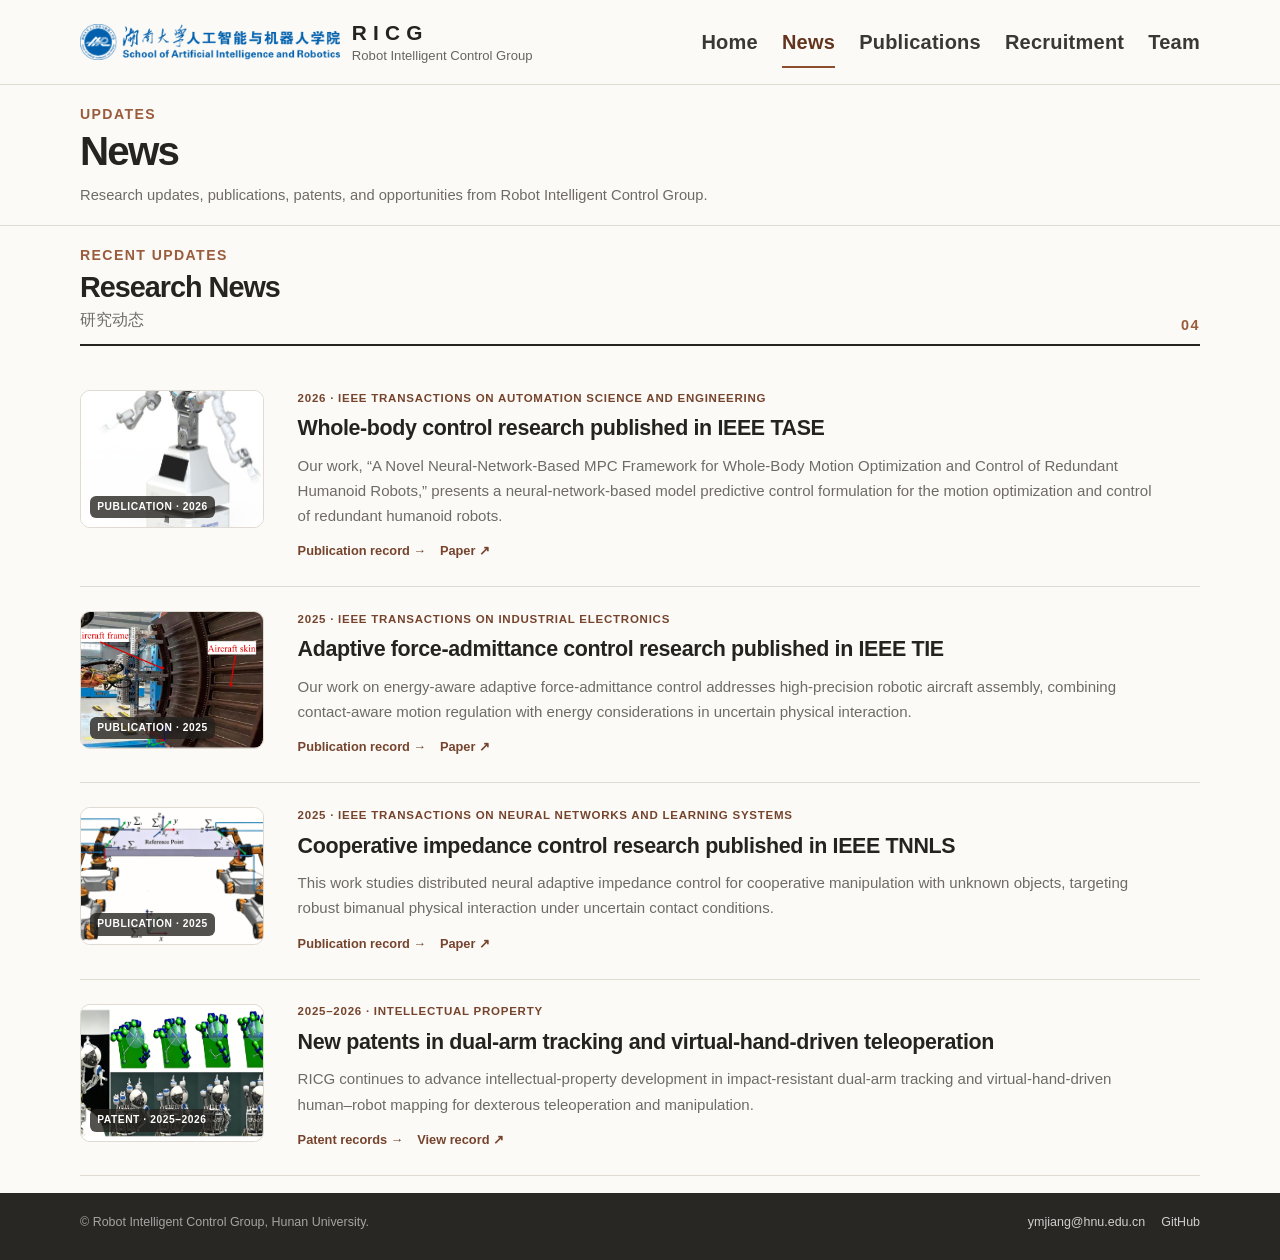
<file: news/index.html>
<!doctype html>
<html lang="en">
<head>
  <meta charset="utf-8" />
  <meta name="viewport" content="width=device-width, initial-scale=1" />
  <meta name="description" content="Robot Intelligent Control Group (RICG), School of Artificial Intelligence and Robotics, Hunan University." />
  <!-- <meta name="theme-color" content="#fbfaf7" /> -->
  <title>News · RICG</title>
  <link rel="stylesheet" href="/assets/css/site.css" />
</head>
<body class="theme-publication theme-news">
<a class="skip-link" href="#main">Skip to content</a>
<header class="site-header">
  <div class="header-inner">
    <a class="brand" href="/" aria-label="Robot Intelligent Control Group home">
      <img class="brand-logo" src="/images/branding/hnu-air-logo.png" alt="School of Artificial Intelligence and Robotics, Hunan University" onerror="this.style.display='none'" />
      <span class="brand-text"><strong>RICG</strong><small>Robot Intelligent Control Group</small></span>
    </a>
    <button class="menu-toggle" type="button" data-menu-toggle aria-controls="site-nav" aria-expanded="false">Menu</button>
    <nav class="site-nav" id="site-nav" aria-label="Primary navigation">
      <a href="/">Home</a>
      <a href="/news/" aria-current="page">News</a>
      <a href="/publications/">Publications</a>
      <a href="/recruitment/">Recruitment</a>
      <a href="/team/">Team</a>
    </nav>
  </div>
</header>
<main id="main">
  <section class="page-hero"><div class="container news-content-shell"><p class="eyebrow">Updates</p><h1>News</h1><p>Research updates, publications, patents, and opportunities from Robot Intelligent Control Group.</p></div></section>
  <section class="page-content news-page-content">
    <div class="container news-content-shell">
      <div class="theme-section-heading theme-section-heading--with-count">
        <div>
          <p class="pub-kicker">RECENT UPDATES</p>
          <h2>Research News</h2>
          <p>研究动态</p>
        </div>
        <span class="pub-count">04</span>
      </div>
      <ol class="news-page-list" aria-label="RICG research updates">
        <li class="news-entry" id="whole-body-mpc">
          <a class="news-thumb" href="https://ieeexplore.ieee.org/search/searchresult.jsp?newsearch=true&amp;queryText=A%20Novel%20Neural-Network-Based%20MPC%20Framework%20for%20Whole-Body%20Motion%20Optimization%20and%20Control%20of%20Redundant%20Humanoid%20Robots" target="_blank" rel="noopener noreferrer" aria-label="Open IEEE Xplore search for the IEEE TASE paper">
            <img src="/images/lab/news/whole-body-mpc.jpg" alt="Whole-body motion optimization for a humanoid robot" onerror="this.onerror=null;this.src='/images/lab/news/placeholder.svg';" />
            <span class="news-thumb-label">Publication · 2026</span>
          </a>
          <div class="news-entry-copy">
            <p class="news-meta"><time datetime="2026">2026</time> · IEEE Transactions on Automation Science and Engineering</p>
            <h2><a href="https://ieeexplore.ieee.org/search/searchresult.jsp?newsearch=true&amp;queryText=A%20Novel%20Neural-Network-Based%20MPC%20Framework%20for%20Whole-Body%20Motion%20Optimization%20and%20Control%20of%20Redundant%20Humanoid%20Robots" target="_blank" rel="noopener noreferrer">Whole-body control research published in IEEE TASE</a></h2>
            <p class="news-entry-summary">Our work, “A Novel Neural-Network-Based MPC Framework for Whole-Body Motion Optimization and Control of Redundant Humanoid Robots,” presents a neural-network-based model predictive control formulation for the motion optimization and control of redundant humanoid robots.</p>
            <div class="news-action-links">
              <a href="/publications/#journal-papers">Publication record →</a>
              <a href="https://ieeexplore.ieee.org/search/searchresult.jsp?newsearch=true&amp;queryText=A%20Novel%20Neural-Network-Based%20MPC%20Framework%20for%20Whole-Body%20Motion%20Optimization%20and%20Control%20of%20Redundant%20Humanoid%20Robots" target="_blank" rel="noopener noreferrer">Paper ↗</a>
            </div>
          </div>
        </li>
  
        <li class="news-entry" id="force-admittance">
          <a class="news-thumb" href="https://ieeexplore.ieee.org/search/searchresult.jsp?newsearch=true&amp;queryText=Energy-Aware%20Adaptive%20Force-Admittance%20Control%20for%20Robotic%20Manipulators%3A%20Application%20in%20High-Precision%20Aircraft%20Assembly" target="_blank" rel="noopener noreferrer" aria-label="Open IEEE Xplore search for the IEEE TIE paper">
            <img src="/images/lab/news/force-admittance-aircraft.png" alt="High-precision robotic aircraft assembly" onerror="this.onerror=null;this.src='/images/lab/news/placeholder.svg';" />
            <span class="news-thumb-label">Publication · 2025</span>
          </a>
          <div class="news-entry-copy">
            <p class="news-meta"><time datetime="2025">2025</time> · IEEE Transactions on Industrial Electronics</p>
            <h2><a href="https://ieeexplore.ieee.org/search/searchresult.jsp?newsearch=true&amp;queryText=Energy-Aware%20Adaptive%20Force-Admittance%20Control%20for%20Robotic%20Manipulators%3A%20Application%20in%20High-Precision%20Aircraft%20Assembly" target="_blank" rel="noopener noreferrer">Adaptive force-admittance control research published in IEEE TIE</a></h2>
            <p class="news-entry-summary">Our work on energy-aware adaptive force-admittance control addresses high-precision robotic aircraft assembly, combining contact-aware motion regulation with energy considerations in uncertain physical interaction.</p>
            <div class="news-action-links">
              <a href="/publications/#journal-papers">Publication record →</a>
              <a href="https://ieeexplore.ieee.org/search/searchresult.jsp?newsearch=true&amp;queryText=Energy-Aware%20Adaptive%20Force-Admittance%20Control%20for%20Robotic%20Manipulators%3A%20Application%20in%20High-Precision%20Aircraft%20Assembly" target="_blank" rel="noopener noreferrer">Paper ↗</a>
            </div>
          </div>
        </li>
  
        <li class="news-entry" id="cooperative-impedance">
          <a class="news-thumb" href="https://ieeexplore.ieee.org/search/searchresult.jsp?newsearch=true&amp;queryText=Distributed%20Neural%20Adaptive%20Impedance%20Control%20for%20Cooperative%20Manipulation%20With%20Unknown%20Objects" target="_blank" rel="noopener noreferrer" aria-label="Open IEEE Xplore search for the IEEE TNNLS paper">
            <img src="/images/lab/news/cooperative-manipulation.png" alt="Cooperative manipulation with unknown objects" onerror="this.onerror=null;this.src='/images/lab/news/placeholder.svg';" />
            <span class="news-thumb-label">Publication · 2025</span>
          </a>
          <div class="news-entry-copy">
            <p class="news-meta"><time datetime="2025">2025</time> · IEEE Transactions on Neural Networks and Learning Systems</p>
            <h2><a href="https://ieeexplore.ieee.org/search/searchresult.jsp?newsearch=true&amp;queryText=Distributed%20Neural%20Adaptive%20Impedance%20Control%20for%20Cooperative%20Manipulation%20With%20Unknown%20Objects" target="_blank" rel="noopener noreferrer">Cooperative impedance control research published in IEEE TNNLS</a></h2>
            <p class="news-entry-summary">This work studies distributed neural adaptive impedance control for cooperative manipulation with unknown objects, targeting robust bimanual physical interaction under uncertain contact conditions.</p>
            <div class="news-action-links">
              <a href="/publications/#journal-papers">Publication record →</a>
              <a href="https://ieeexplore.ieee.org/search/searchresult.jsp?newsearch=true&amp;queryText=Distributed%20Neural%20Adaptive%20Impedance%20Control%20for%20Cooperative%20Manipulation%20With%20Unknown%20Objects" target="_blank" rel="noopener noreferrer">Paper ↗</a>
            </div>
          </div>
        </li>
  
        <li class="news-entry" id="teleoperation-patent">
          <a class="news-thumb" href="https://patents.google.com/?q=ZL202610198266.4" target="_blank" rel="noopener noreferrer" aria-label="Open patent search record">
            <img src="/images/lab/news/bimanual-teleoperation-patent.png" alt="Virtual-hand-driven teleoperation system" onerror="this.onerror=null;this.src='/images/lab/news/placeholder.svg';" />
            <span class="news-thumb-label">Patent · 2025–2026</span>
          </a>
          <div class="news-entry-copy">
            <p class="news-meta"><time datetime="2025">2025–2026</time> · Intellectual Property</p>
            <h2><a href="https://patents.google.com/?q=ZL202610198266.4" target="_blank" rel="noopener noreferrer">New patents in dual-arm tracking and virtual-hand-driven teleoperation</a></h2>
            <p class="news-entry-summary">RICG continues to advance intellectual-property development in impact-resistant dual-arm tracking and virtual-hand-driven human–robot mapping for dexterous teleoperation and manipulation.</p>
            <div class="news-action-links">
              <a href="/publications/#patents">Patent records →</a>
              <a href="https://patents.google.com/?q=ZL202610198266.4" target="_blank" rel="noopener noreferrer">View record ↗</a>
            </div>
          </div>
        </li>
      </ol>
  
      <!-- <p class="news-editor-note">To add a new update, copy one complete <code>&lt;li class=&quot;news-entry&quot;&gt;...&lt;/li&gt;</code> block from <code>news/index.html</code>, place it at the top of the list, then add its corresponding image under <code>images/news/</code>.</p> -->
    </div>
  </section>

</main>
<footer class="pub-footer">
  <div class="pub-shell theme-footer-inner">
    <span>© Robot Intelligent Control Group, Hunan University.</span>
    <span class="theme-footer-links">
      <a href="https://mail.163.com/" target="_blank" rel="noopener noreferrer" data-ricg-netease-contact data-recipient="ymjiang@hnu.edu.cn">ymjiang@hnu.edu.cn</a>
      <a href="https://github.com/EmbodiedRoboticsLab/EmbodiedRoboticsLab.github.io" target="_blank" rel="noopener noreferrer">GitHub</a>
    </span>
  </div>
</footer>
<script src="/assets/js/site.js"></script>
  <script src="/assets/js/contact-netease.js"></script>
</body>
</html>
</file>
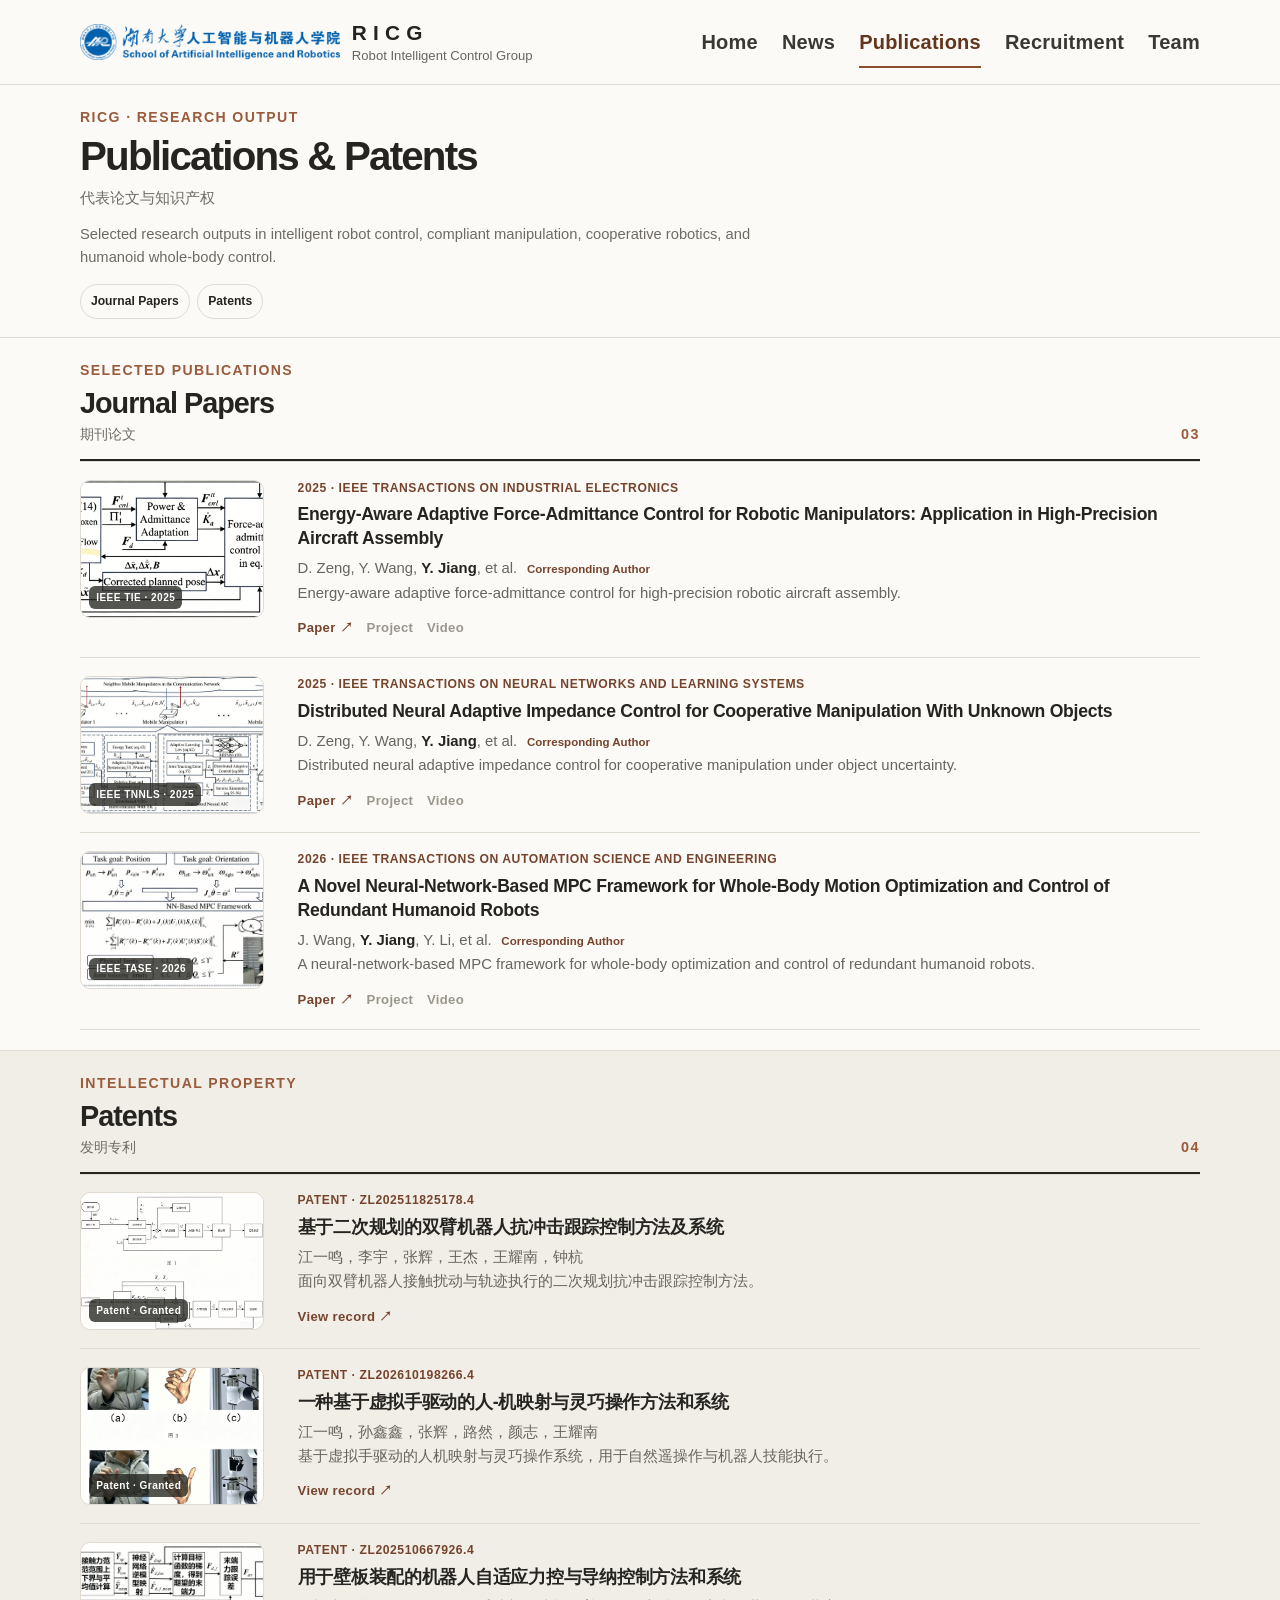
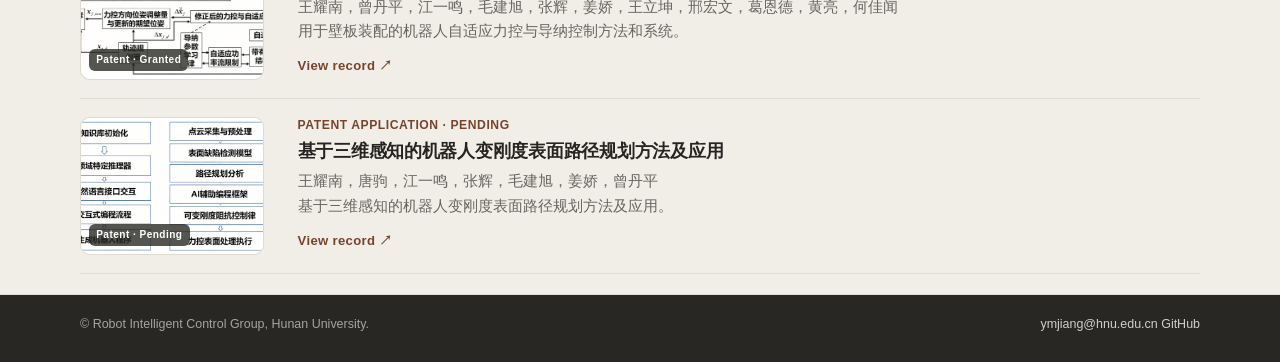
<file: publications/index.html>
<!doctype html>
<html lang="zh-CN">
<head>
  <meta charset="utf-8" />
  <meta name="viewport" content="width=device-width, initial-scale=1" />
  <meta name="description" content="RICG selected publications and patents" />
  <title>Publications | Robot Intelligent Control Group</title>
  <link rel="stylesheet" href="/assets/css/site.css" />
</head>
<body>
<a class="skip-link" href="#main">Skip to content</a>
  <header class="site-header">
  <div class="header-inner">
    <a class="brand" href="/" aria-label="Robot Intelligent Control Group home">
      <img class="brand-logo" src="/images/branding/hnu-air-logo.png" alt="School of Artificial Intelligence and Robotics, Hunan University" onerror="this.style.display='none'" />
      <span class="brand-text"><strong>RICG</strong><small>Robot Intelligent Control Group</small></span>
    </a>
    <button class="menu-toggle" type="button" data-menu-toggle aria-controls="site-nav" aria-expanded="false">Menu</button>
    <nav class="site-nav" id="site-nav" aria-label="Primary navigation">
      <a href="/">Home</a>
      <a href="/news/">News</a>
      <a href="/publications/" aria-current="page">Publications</a>
      <a href="/recruitment/">Recruitment</a>
      <a href="/team/">Team</a>
    </nav>
  </div>
</header>

  <main id="main">
    <section class="pub-hero">
      <div class="pub-shell">
        <p class="pub-kicker">RICG · RESEARCH OUTPUT</p>
        <h1>Publications &amp; Patents</h1>
        <p class="pub-hero-cn">代表论文与知识产权</p>
        <p class="pub-hero-lead">
          Selected research outputs in intelligent robot control, compliant manipulation,
          cooperative robotics, and humanoid whole-body control.
        </p>

        <div class="pub-anchor-nav" aria-label="Publication categories">
          <a href="#journal-papers">Journal Papers</a>
          <a href="#patents">Patents</a>
        </div>
      </div>
    </section>

    <section class="pub-section" id="journal-papers">
      <div class="pub-shell">
        <div class="pub-section-heading">
          <div>
            <p class="pub-kicker">SELECTED PUBLICATIONS</p>
            <h2>Journal Papers</h2>
            <p>期刊论文</p>
          </div>
          <span class="pub-count">03</span>
        </div>

        <div class="publication-list">
          <!--
            Image maintenance:
            Put an image at the listed JPG path. If it is not present, the bundled
            placeholder.svg is shown automatically. Recommended image ratio: 4:3 or 16:10.

            Link maintenance:
            Replace the current IEEE Xplore search URL with a verified DOI, IEEE Xplore,
            publisher, arXiv, project, or PDF URL when available.
          -->
          <article class="publication-item">
            <a class="publication-thumb" href="https://ieeexplore.ieee.org/search/searchresult.jsp?newsearch=true&amp;queryText=Energy-Aware%20Adaptive%20Force-Admittance%20Control%20for%20Robotic%20Manipulators%3A%20Application%20in%20High-Precision%20Aircraft%20Assembly" target="_blank" rel="noopener noreferrer" aria-label="Open IEEE Xplore search for the paper">
              <img src="/images/lab/publications/force-admittance-aircraft.png" alt="Adaptive force-admittance control for aircraft assembly" onerror="this.onerror=null;this.src='/images/lab/publications/placeholder.svg';" />
              <span class="thumb-label">IEEE TIE · 2025</span>
            </a>
            <div class="publication-main">
              <div class="publication-meta">2025 · IEEE Transactions on Industrial Electronics</div>
              <h3 class="publication-title">
                <a href="https://ieeexplore.ieee.org/search/searchresult.jsp?newsearch=true&amp;queryText=Energy-Aware%20Adaptive%20Force-Admittance%20Control%20for%20Robotic%20Manipulators%3A%20Application%20in%20High-Precision%20Aircraft%20Assembly" target="_blank" rel="noopener noreferrer">
                  Energy-Aware Adaptive Force-Admittance Control for Robotic Manipulators: Application in High-Precision Aircraft Assembly
                </a>
              </h3>
              <p class="publication-authors">D. Zeng, Y. Wang, <strong>Y. Jiang</strong>, et al. <span class="corresponding">Corresponding Author</span></p>
              <p class="publication-summary">Energy-aware adaptive force-admittance control for high-precision robotic aircraft assembly.</p>
              <div class="publication-links">
                <a href="https://ieeexplore.ieee.org/search/searchresult.jsp?newsearch=true&amp;queryText=Energy-Aware%20Adaptive%20Force-Admittance%20Control%20for%20Robotic%20Manipulators%3A%20Application%20in%20High-Precision%20Aircraft%20Assembly" target="_blank" rel="noopener noreferrer">Paper ↗</a>
                <span class="link-muted" aria-disabled="true">Project</span>
                <span class="link-muted" aria-disabled="true">Video</span>
              </div>
            </div>
          </article>

          <article class="publication-item">
            <a class="publication-thumb" href="https://ieeexplore.ieee.org/search/searchresult.jsp?newsearch=true&amp;queryText=Distributed%20Neural%20Adaptive%20Impedance%20Control%20for%20Cooperative%20Manipulation%20With%20Unknown%20Objects" target="_blank" rel="noopener noreferrer" aria-label="Open IEEE Xplore search for the paper">
              <img src="/images/lab/publications/cooperative-impedance.png" alt="Cooperative manipulation and adaptive impedance control" onerror="this.onerror=null;this.src='/images/lab/publications/placeholder.svg';" />
              <span class="thumb-label">IEEE TNNLS · 2025</span>
            </a>
            <div class="publication-main">
              <div class="publication-meta">2025 · IEEE Transactions on Neural Networks and Learning Systems</div>
              <h3 class="publication-title">
                <a href="https://ieeexplore.ieee.org/search/searchresult.jsp?newsearch=true&amp;queryText=Distributed%20Neural%20Adaptive%20Impedance%20Control%20for%20Cooperative%20Manipulation%20With%20Unknown%20Objects" target="_blank" rel="noopener noreferrer">
                  Distributed Neural Adaptive Impedance Control for Cooperative Manipulation With Unknown Objects
                </a>
              </h3>
              <p class="publication-authors">D. Zeng, Y. Wang, <strong>Y. Jiang</strong>, et al. <span class="corresponding">Corresponding Author</span></p>
              <p class="publication-summary">Distributed neural adaptive impedance control for cooperative manipulation under object uncertainty.</p>
              <div class="publication-links">
                <a href="https://ieeexplore.ieee.org/search/searchresult.jsp?newsearch=true&amp;queryText=Distributed%20Neural%20Adaptive%20Impedance%20Control%20for%20Cooperative%20Manipulation%20With%20Unknown%20Objects" target="_blank" rel="noopener noreferrer">Paper ↗</a>
                <span class="link-muted" aria-disabled="true">Project</span>
                <span class="link-muted" aria-disabled="true">Video</span>
              </div>
            </div>
          </article>

          <article class="publication-item">
            <a class="publication-thumb" href="https://ieeexplore.ieee.org/search/searchresult.jsp?newsearch=true&amp;queryText=A%20Novel%20Neural-Network-Based%20MPC%20Framework%20for%20Whole-Body%20Motion%20Optimization%20and%20Control%20of%20Redundant%20Humanoid%20Robots" target="_blank" rel="noopener noreferrer" aria-label="Open IEEE Xplore search for the paper">
              <img src="/images/lab/publications/humanoid-mpc.png" alt="Whole-body motion optimization and control of a humanoid robot" onerror="this.onerror=null;this.src='/images/lab/publications/placeholder.svg';" />
              <span class="thumb-label">IEEE TASE · 2026</span>
            </a>
            <div class="publication-main">
              <div class="publication-meta">2026 · IEEE Transactions on Automation Science and Engineering</div>
              <h3 class="publication-title">
                <a href="https://ieeexplore.ieee.org/search/searchresult.jsp?newsearch=true&amp;queryText=A%20Novel%20Neural-Network-Based%20MPC%20Framework%20for%20Whole-Body%20Motion%20Optimization%20and%20Control%20of%20Redundant%20Humanoid%20Robots" target="_blank" rel="noopener noreferrer">
                  A Novel Neural-Network-Based MPC Framework for Whole-Body Motion Optimization and Control of Redundant Humanoid Robots
                </a>
              </h3>
              <p class="publication-authors">J. Wang, <strong>Y. Jiang</strong>, Y. Li, et al. <span class="corresponding">Corresponding Author</span></p>
              <p class="publication-summary">A neural-network-based MPC framework for whole-body optimization and control of redundant humanoid robots.</p>
              <div class="publication-links">
                <a href="https://ieeexplore.ieee.org/search/searchresult.jsp?newsearch=true&amp;queryText=A%20Novel%20Neural-Network-Based%20MPC%20Framework%20for%20Whole-Body%20Motion%20Optimization%20and%20Control%20of%20Redundant%20Humanoid%20Robots" target="_blank" rel="noopener noreferrer">Paper ↗</a>
                <span class="link-muted" aria-disabled="true">Project</span>
                <span class="link-muted" aria-disabled="true">Video</span>
              </div>
            </div>
          </article>
        </div>
      </div>
    </section>

    <section class="pub-section pub-section-muted" id="patents">
      <div class="pub-shell">
        <div class="pub-section-heading">
          <div>
            <p class="pub-kicker">INTELLECTUAL PROPERTY</p>
            <h2>Patents</h2>
            <p>发明专利</p>
          </div>
          <span class="pub-count">04</span>
        </div>

        <div class="publication-list patent-publication-list">
          <!--
            Replace the Google Patents search link with an official public patent record
            whenever one is available. The last pending application deliberately has no link.
          -->
          <article class="publication-item patent-publication-item">
            <a class="publication-thumb" href="https://d.wanfangdata.com.cn/patent/Ch1QYXRlbnROZXdTb2xyOVMyMDI2MDUyNTExNTQxNhIpWkxfQ04yMDI1MTE4MjUxNzguNF9DTjEyMTI0NTg2N0FfMjAyNjAxMDIaCGpreHdyaDdy" target="_blank" rel="noopener noreferrer" aria-label="Open patent search result">
              <img src="/images/lab/publications/bimanual-impact-control.png" alt="Bimanual robot impact-resistant tracking control" onerror="this.onerror=null;this.src='/images/lab/publications/placeholder.svg';" />
              <span class="thumb-label">Patent · Granted</span>
            </a>
            <div class="publication-main">
              <div class="publication-meta">Patent · ZL202511825178.4</div>
              <h3 class="publication-title"><a href="https://d.wanfangdata.com.cn/patent/Ch1QYXRlbnROZXdTb2xyOVMyMDI2MDUyNTExNTQxNhIpWkxfQ04yMDI1MTE4MjUxNzguNF9DTjEyMTI0NTg2N0FfMjAyNjAxMDIaCGpreHdyaDdy" target="_blank" rel="noopener noreferrer">基于二次规划的双臂机器人抗冲击跟踪控制方法及系统</a></h3>
              <p class="publication-authors">江一鸣，李宇，张辉，王杰，王耀南，钟杭</p>
              <p class="publication-summary">面向双臂机器人接触扰动与轨迹执行的二次规划抗冲击跟踪控制方法。</p>
              <div class="publication-links"><a href="https://d.wanfangdata.com.cn/patent/Ch1QYXRlbnROZXdTb2xyOVMyMDI2MDUyNTExNTQxNhIpWkxfQ04yMDI1MTE4MjUxNzguNF9DTjEyMTI0NTg2N0FfMjAyNjAxMDIaCGpreHdyaDdy" target="_blank" rel="noopener noreferrer">View record ↗</a></div>
            </div>
          </article>

          <article class="publication-item patent-publication-item">
            <a class="publication-thumb" href="https://d.wanfangdata.com.cn/patent/Ch1QYXRlbnROZXdTb2xyOVMyMDI2MDUyNTExNTQxNhIpWkxfQ04yMDI2MTAxOTgyNjYuNF9DTjEyMTY3MDY5MkFfMjAyNjAzMTcaCG9lbXphdHVj" target="_blank" rel="noopener noreferrer" aria-label="Open patent search result">
              <img src="/images/lab/publications/virtual-hand-teleoperation.png" alt="Virtual-hand driven human robot mapping and dexterous manipulation" onerror="this.onerror=null;this.src='/images/lab/publications/placeholder.svg';" />
              <span class="thumb-label">Patent · Granted</span>
            </a>
            <div class="publication-main">
              <div class="publication-meta">Patent · ZL202610198266.4</div>
              <h3 class="publication-title"><a href="https://d.wanfangdata.com.cn/patent/Ch1QYXRlbnROZXdTb2xyOVMyMDI2MDUyNTExNTQxNhIpWkxfQ04yMDI2MTAxOTgyNjYuNF9DTjEyMTY3MDY5MkFfMjAyNjAzMTcaCG9lbXphdHVj" target="_blank" rel="noopener noreferrer">一种基于虚拟手驱动的人-机映射与灵巧操作方法和系统</a></h3>
              <p class="publication-authors">江一鸣，孙鑫鑫，张辉，路然，颜志，王耀南</p>
              <p class="publication-summary">基于虚拟手驱动的人机映射与灵巧操作系统，用于自然遥操作与机器人技能执行。</p>
              <div class="publication-links"><a href="https://d.wanfangdata.com.cn/patent/Ch1QYXRlbnROZXdTb2xyOVMyMDI2MDUyNTExNTQxNhIpWkxfQ04yMDI2MTAxOTgyNjYuNF9DTjEyMTY3MDY5MkFfMjAyNjAzMTcaCG9lbXphdHVj" target="_blank" rel="noopener noreferrer">View record ↗</a></div>
            </div>
          </article>

          <article class="publication-item patent-publication-item">
            <a class="publication-thumb" href="https://d.wanfangdata.com.cn/patent/Ch1QYXRlbnROZXdTb2xyOVMyMDI2MDUyNTExNTQxNhIpWkxfQ04yMDI1MTA2Njc5MjYuNF9DTjEyMDE5NTk5NUFfMjAyNTA2MjQaCHRranZvamd5" target="_blank" rel="noopener noreferrer" aria-label="Open patent search result">
              <img src="/images/lab/publications/adaptive-force-control-patent.png" alt="Adaptive force control and admittance control for panel assembly" onerror="this.onerror=null;this.src='/images/lab/publications/placeholder.svg';" />
              <span class="thumb-label">Patent · Granted</span>
            </a>
            <div class="publication-main">
              <div class="publication-meta">Patent · ZL202510667926.4</div>
              <h3 class="publication-title"><a href="https://d.wanfangdata.com.cn/patent/Ch1QYXRlbnROZXdTb2xyOVMyMDI2MDUyNTExNTQxNhIpWkxfQ04yMDI1MTA2Njc5MjYuNF9DTjEyMDE5NTk5NUFfMjAyNTA2MjQaCHRranZvamd5" target="_blank" rel="noopener noreferrer">用于壁板装配的机器人自适应力控与导纳控制方法和系统</a></h3>
              <p class="publication-authors">王耀南，曾丹平，江一鸣，毛建旭，张辉，姜娇，王立坤，邢宏文，葛恩德，黄亮，何佳闻</p>
              <p class="publication-summary">用于壁板装配的机器人自适应力控与导纳控制方法和系统。</p>
              <div class="publication-links"><a href="https://d.wanfangdata.com.cn/patent/Ch1QYXRlbnROZXdTb2xyOVMyMDI2MDUyNTExNTQxNhIpWkxfQ04yMDI1MTA2Njc5MjYuNF9DTjEyMDE5NTk5NUFfMjAyNTA2MjQaCHRranZvamd5" target="_blank" rel="noopener noreferrer">View record ↗</a></div>
            </div>
          </article>

          <article class="publication-item patent-publication-item">
            <a class="publication-thumb" href="https://d.wanfangdata.com.cn/patent/Ch1QYXRlbnROZXdTb2xyOVMyMDI2MDUyNTExNTQxNhIpWkxfQ04yMDI1MTE4MjQzNDMuNF9DTjEyMTI0NTg2NEFfMjAyNjAxMDIaCHRwbXg0amNm" target="_blank" rel="noopener noreferrer" aria-label="Open patent search result">
              <img src="/images/lab/publications/surface-path-planning.png" alt="Adaptive force control and admittance control for panel assembly" onerror="this.onerror=null;this.src='/images/lab/publications/placeholder.svg';" />
              <span class="thumb-label">Patent · Pending</span>
            </a>
            <div class="publication-main">
              <div class="publication-meta">Patent Application · Pending</div>
              <h3 class="publication-title"><a href="https://d.wanfangdata.com.cn/patent/Ch1QYXRlbnROZXdTb2xyOVMyMDI2MDUyNTExNTQxNhIpWkxfQ04yMDI1MTE4MjQzNDMuNF9DTjEyMTI0NTg2NEFfMjAyNjAxMDIaCHRwbXg0amNm" target="_blank" rel="noopener noreferrer">基于三维感知的机器人变刚度表面路径规划方法及应用</a></h3>
              <p class="publication-authors">王耀南，唐驹，江一鸣，张辉，毛建旭，姜娇，曾丹平</p>
              <p class="publication-summary">基于三维感知的机器人变刚度表面路径规划方法及应用。</p>
              <div class="publication-links"><a href="https://d.wanfangdata.com.cn/patent/Ch1QYXRlbnROZXdTb2xyOVMyMDI2MDUyNTExNTQxNhIpWkxfQ04yMDI1MTE4MjQzNDMuNF9DTjEyMTI0NTg2NEFfMjAyNjAxMDIaCHRwbXg0amNm" target="_blank" rel="noopener noreferrer">View record ↗</a></div>
            </div>
          </article>

        </div>
      </div>
    </section>

  </main>

  <footer class="pub-footer">
    <div class="pub-shell theme-footer-inner">
      <span>© Robot Intelligent Control Group, Hunan University.</span>
      <span class="theme-footer-links">
        <a href="https://mail.163.com/" target="_blank" rel="noopener noreferrer" data-ricg-netease-contact data-recipient="ymjiang@hnu.edu.cn">ymjiang@hnu.edu.cn</a>
        <a
          href="https://github.com/EmbodiedRoboticsLab/EmbodiedRoboticsLab.github.io"
          target="_blank"
          rel="noopener noreferrer"
        >
          GitHub
        </a>
      </span>
    </div>
  </footer>

  <script src="/assets/js/site.js"></script>
  <script src="/assets/js/contact-netease.js"></script>
</body>
</html>
</file>
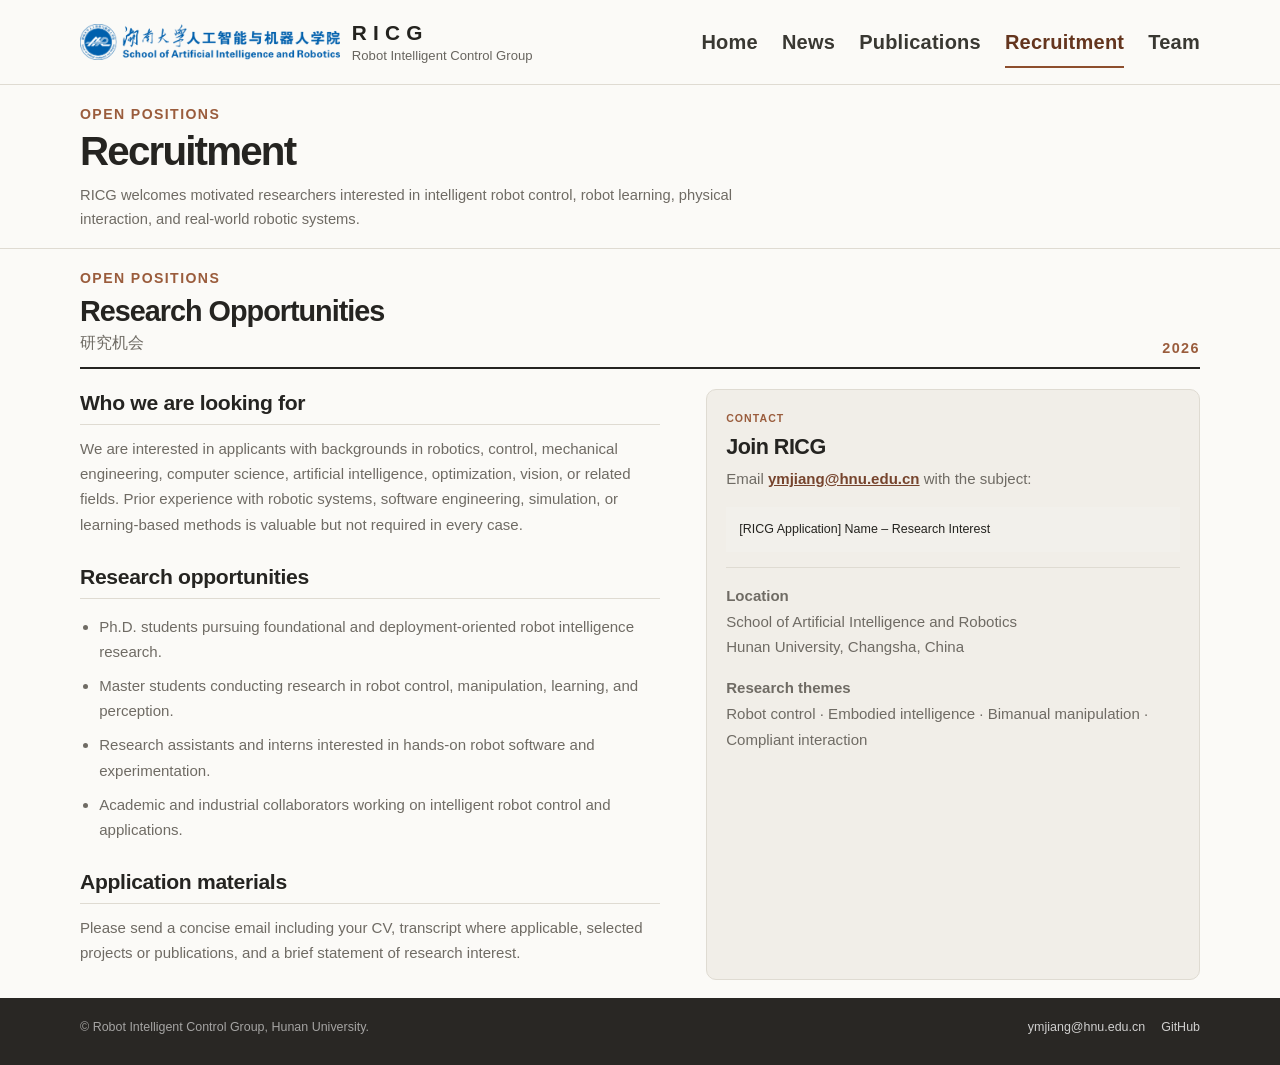
<file: recruitment/index.html>
<!doctype html>
<html lang="en">
<head>
  <meta charset="utf-8" />
  <meta name="viewport" content="width=device-width, initial-scale=1" />
  <meta name="description" content="Robot Intelligent Control Group (RICG), School of Artificial Intelligence and Robotics, Hunan University." />
  <!-- <meta name="theme-color" content="#fbfaf7" /> -->
  <title>Recruitment · RICG</title>
  <link rel="stylesheet" href="/assets/css/site.css" />
</head>
<body class="theme-publication theme-recruitment">
<a class="skip-link" href="#main">Skip to content</a>
<header class="site-header">
  <div class="header-inner">
    <a class="brand" href="/" aria-label="Robot Intelligent Control Group home">
      <img class="brand-logo" src="/images/branding/hnu-air-logo.png" alt="School of Artificial Intelligence and Robotics, Hunan University" onerror="this.style.display='none'" />
      <span class="brand-text"><strong>RICG</strong><small>Robot Intelligent Control Group</small></span>
    </a>
    <button class="menu-toggle" type="button" data-menu-toggle aria-controls="site-nav" aria-expanded="false">Menu</button>
    <nav class="site-nav" id="site-nav" aria-label="Primary navigation">
      <a href="/">Home</a>
      <a href="/news/">News</a>
      <a href="/publications/">Publications</a>
      <a href="/recruitment/" aria-current="page">Recruitment</a>
      <a href="/team/">Team</a>
    </nav>
  </div>
</header>
<main id="main">
  <section class="page-hero"><div class="container"><p class="eyebrow">Open Positions</p><h1>Recruitment</h1><p>RICG welcomes motivated researchers interested in intelligent robot control, robot learning, physical interaction, and real-world robotic systems.</p></div></section>
  <section class="page-content">
    <div class="container theme-recruitment-shell">
      <div class="theme-section-heading theme-section-heading--with-count">
        <div>
          <p class="pub-kicker">OPEN POSITIONS</p>
          <h2>Research Opportunities</h2>
          <p>研究机会</p>
        </div>
        <span class="pub-count">2026</span>
      </div>
      <div class="recruitment-layout">
        <div class="recruitment-copy">
      <h2>Who we are looking for</h2>
      <p>We are interested in applicants with backgrounds in robotics, control, mechanical engineering, computer science, artificial intelligence, optimization, vision, or related fields. Prior experience with robotic systems, software engineering, simulation, or learning-based methods is valuable but not required in every case.</p>
      <h2>Research opportunities</h2>
      <ul class="plain-list">
        <li>Ph.D. students pursuing foundational and deployment-oriented robot intelligence research.</li>
        <li>Master students conducting research in robot control, manipulation, learning, and perception.</li>
        <li>Research assistants and interns interested in hands-on robot software and experimentation.</li>
        <li>Academic and industrial collaborators working on intelligent robot control and applications.</li>
      </ul>
      <h2>Application materials</h2>
      <p>Please send a concise email including your CV, transcript where applicable, selected projects or publications, and a brief statement of research interest.</p>
    </div>
    <aside class="application-card">
      <p class="eyebrow">Contact</p>
      <h2>Join RICG</h2>
      <p>Email <a href="https://mail.163.com/" target="_blank" rel="noopener noreferrer" data-ricg-netease-contact data-recipient="ymjiang@hnu.edu.cn">ymjiang@hnu.edu.cn</a> with the subject:</p>
      <p class="email-subject">[RICG Application] Name – Research Interest</p>
      <hr />
      <p><strong>Location</strong><br />School of Artificial Intelligence and Robotics<br />Hunan University, Changsha, China</p>
      <p><strong>Research themes</strong><br />Robot control · Embodied intelligence · Bimanual manipulation · Compliant interaction</p>
    </aside>
      </div>
    </div>
  </section>
</main>
<footer class="pub-footer">
  <div class="pub-shell theme-footer-inner">
    <span>© Robot Intelligent Control Group, Hunan University.</span>
    <span class="theme-footer-links">
      <a href="https://mail.163.com/" target="_blank" rel="noopener noreferrer" data-ricg-netease-contact data-recipient="ymjiang@hnu.edu.cn">ymjiang@hnu.edu.cn</a>
      <a href="https://github.com/EmbodiedRoboticsLab/EmbodiedRoboticsLab.github.io" target="_blank" rel="noopener noreferrer">GitHub</a>
    </span>
  </div>
</footer>
<script src="/assets/js/site.js"></script>
  <script src="/assets/js/contact-netease.js"></script>
</body>
</html>
</file>
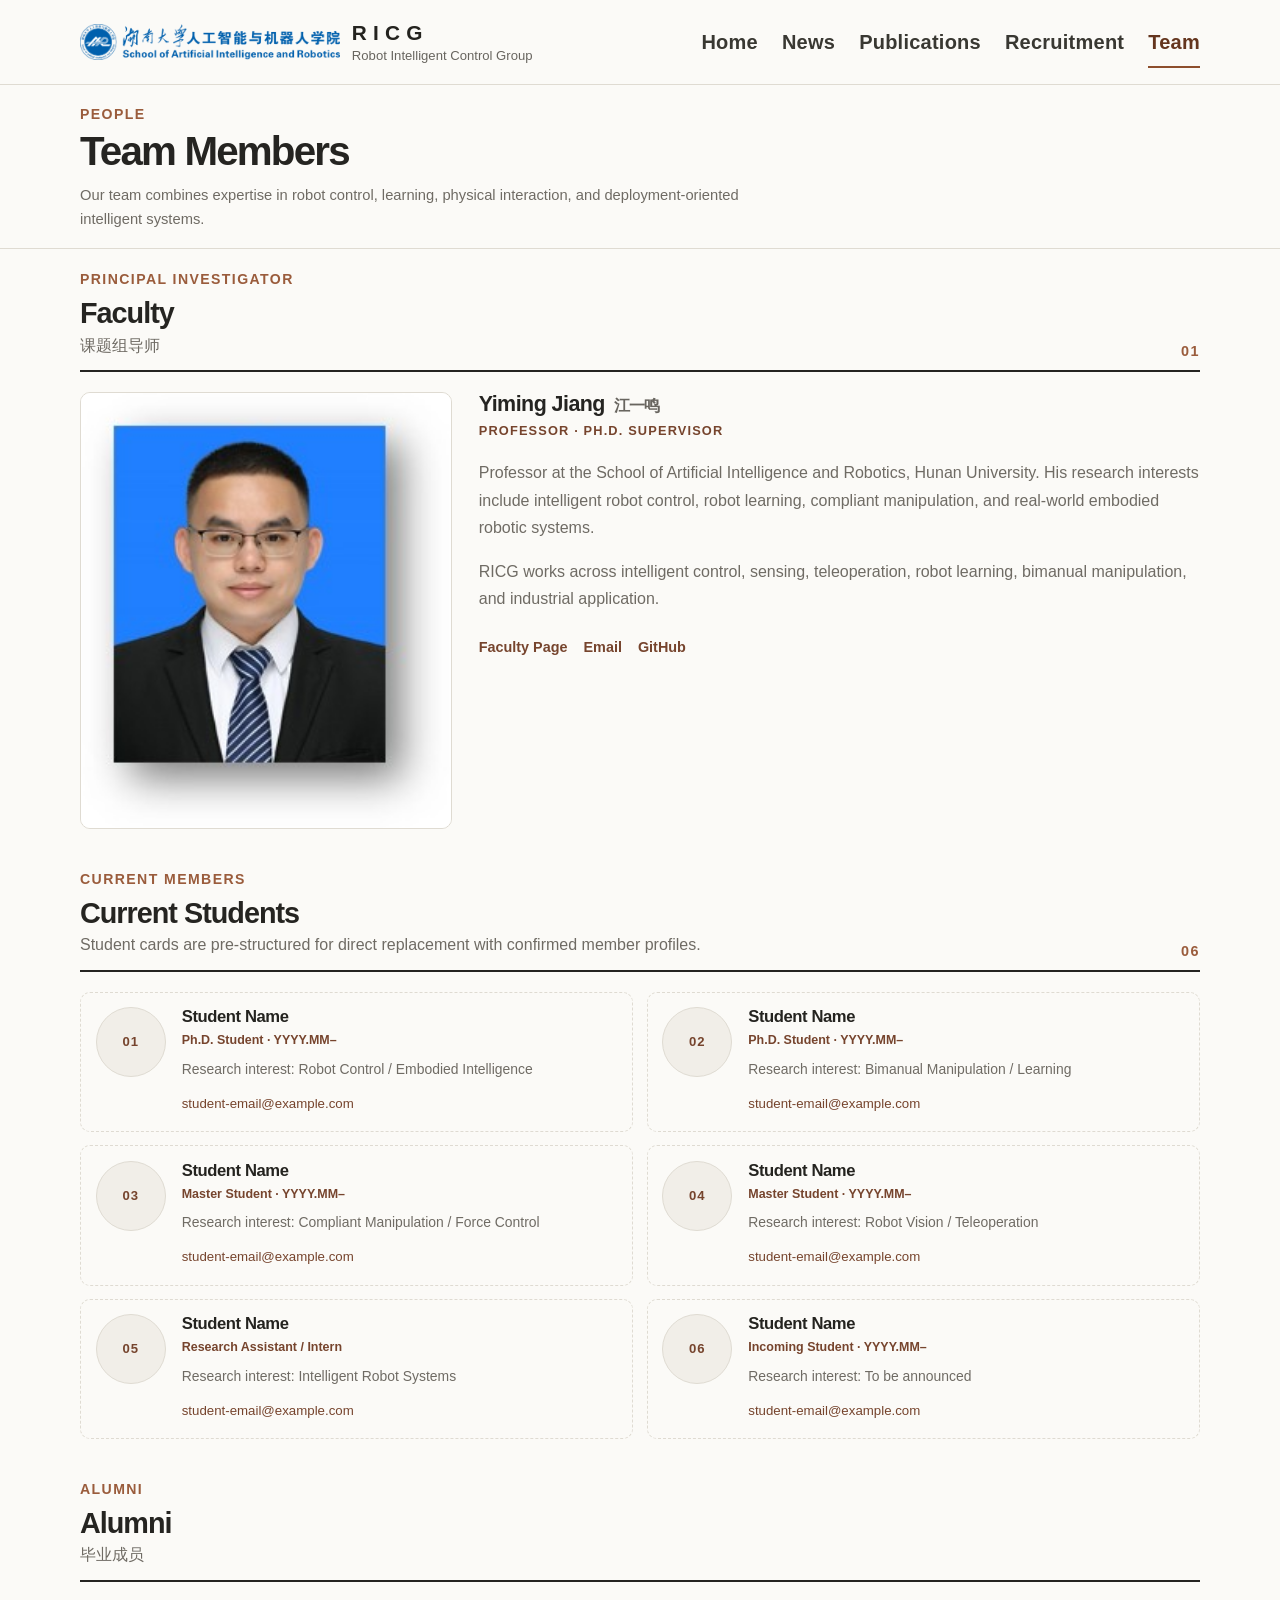
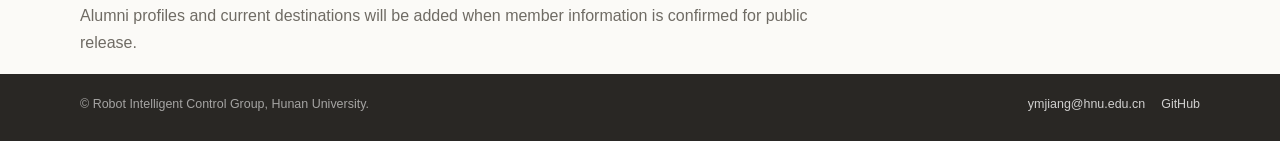
<file: team/index.html>
<!doctype html>
<html lang="en">
<head>
  <meta charset="utf-8" />
  <meta name="viewport" content="width=device-width, initial-scale=1" />
  <meta name="description" content="Robot Intelligent Control Group (RICG), School of Artificial Intelligence and Robotics, Hunan University." />
  <!-- <meta name="theme-color" content="#fbfaf7" /> -->
  <title>Team · RICG</title>
  <link rel="stylesheet" href="/assets/css/site.css" />
</head>
<body class="theme-publication theme-team">
<a class="skip-link" href="#main">Skip to content</a>
<header class="site-header">
  <div class="header-inner">
    <a class="brand" href="/" aria-label="Robot Intelligent Control Group home">
      <img class="brand-logo" src="/images/branding/hnu-air-logo.png" alt="School of Artificial Intelligence and Robotics, Hunan University" onerror="this.style.display='none'" />
      <span class="brand-text"><strong>RICG</strong><small>Robot Intelligent Control Group</small></span>
    </a>
    <button class="menu-toggle" type="button" data-menu-toggle aria-controls="site-nav" aria-expanded="false">Menu</button>
    <nav class="site-nav" id="site-nav" aria-label="Primary navigation">
      <a href="/">Home</a>
      <a href="/news/">News</a>
      <a href="/publications/">Publications</a>
      <a href="/recruitment/">Recruitment</a>
      <a href="/team/" aria-current="page">Team</a>
    </nav>
  </div>
</header>
<main id="main">
  <section class="page-hero"><div class="container"><p class="eyebrow">People</p><h1>Team Members</h1><p>Our team combines expertise in robot control, learning, physical interaction, and deployment-oriented intelligent systems.</p></div></section>
  <section class="page-content"><div class="container theme-team-shell">
    <section class="team-section" aria-labelledby="faculty-title">
                  <div class="section-title-row theme-section-heading theme-section-heading--with-count">
        <div>
          <p class="pub-kicker">PRINCIPAL INVESTIGATOR</p>
          <h2 id="faculty-title">Faculty</h2>
          <p>课题组导师</p>
        </div>
        <span class="pub-count">01</span>
      </div>
      <article class="faculty-profile">
        <div class="faculty-image">
          <img src="/images/lab/people/jiang-yiming.jpg" alt="Professor Yiming Jiang" onerror="this.style.display='none'; this.parentElement.classList.add('image-missing')" />
          <div class="person-placeholder" aria-hidden="true"><span>YJ</span></div>
        </div>
        <div class="faculty-copy">
          <h3>Yiming Jiang <span>江一鸣</span></h3>
          <p class="person-role">Professor · Ph.D. Supervisor</p>
          <p>Professor at the School of Artificial Intelligence and Robotics, Hunan University. His research interests include intelligent robot control, robot learning, compliant manipulation, and real-world embodied robotic systems.</p>
          <p>RICG works across intelligent control, sensing, teleoperation, robot learning, bimanual manipulation, and industrial application.</p>
          <p class="person-links"><a href="https://robotics.hnu.edu.cn/info/1176/2963.htm" target="_blank" rel="noopener noreferrer">Faculty Page</a><a href="https://mail.163.com/" target="_blank" rel="noopener noreferrer" data-ricg-netease-contact data-recipient="ymjiang@hnu.edu.cn">Email</a><a href="https://github.com/EmbodiedRoboticsLab/EmbodiedRoboticsLab.github.io" target="_blank" rel="noopener noreferrer">GitHub</a></p>
        </div>
      </article>
    </section>

    <section class="team-section" aria-labelledby="students-title">
                  <div class="section-title-row theme-section-heading theme-section-heading--with-count">
        <div>
          <p class="pub-kicker">CURRENT MEMBERS</p>
          <h2 id="students-title">Current Students</h2>
          <p>Student cards are pre-structured for direct replacement with confirmed member profiles.</p>
        </div>
        <span class="pub-count">06</span>
      </div>
      <div class="student-grid">
        <!-- Copy one student-card block to add a new student. Replace placeholder fields and image paths before public release. -->
        <article class="student-card placeholder-card"><div class="student-avatar"><span>01</span></div><div><h3>Student Name</h3><p class="student-role">Ph.D. Student · YYYY.MM–</p><p class="student-interest">Research interest: Robot Control / Embodied Intelligence</p><a href="mailto:student-email@example.com">student-email@example.com</a></div></article>
        <article class="student-card placeholder-card"><div class="student-avatar"><span>02</span></div><div><h3>Student Name</h3><p class="student-role">Ph.D. Student · YYYY.MM–</p><p class="student-interest">Research interest: Bimanual Manipulation / Learning</p><a href="mailto:student-email@example.com">student-email@example.com</a></div></article>
        <article class="student-card placeholder-card"><div class="student-avatar"><span>03</span></div><div><h3>Student Name</h3><p class="student-role">Master Student · YYYY.MM–</p><p class="student-interest">Research interest: Compliant Manipulation / Force Control</p><a href="mailto:student-email@example.com">student-email@example.com</a></div></article>
        <article class="student-card placeholder-card"><div class="student-avatar"><span>04</span></div><div><h3>Student Name</h3><p class="student-role">Master Student · YYYY.MM–</p><p class="student-interest">Research interest: Robot Vision / Teleoperation</p><a href="mailto:student-email@example.com">student-email@example.com</a></div></article>
        <article class="student-card placeholder-card"><div class="student-avatar"><span>05</span></div><div><h3>Student Name</h3><p class="student-role">Research Assistant / Intern</p><p class="student-interest">Research interest: Intelligent Robot Systems</p><a href="mailto:student-email@example.com">student-email@example.com</a></div></article>
        <article class="student-card placeholder-card"><div class="student-avatar"><span>06</span></div><div><h3>Student Name</h3><p class="student-role">Incoming Student · YYYY.MM–</p><p class="student-interest">Research interest: To be announced</p><a href="mailto:student-email@example.com">student-email@example.com</a></div></article>
      </div>
    </section>

    <section class="team-section alumni-section" aria-labelledby="alumni-title">
                  <div class="section-title-row theme-section-heading">
        <div>
          <p class="pub-kicker">ALUMNI</p>
          <h2 id="alumni-title">Alumni</h2>
          <p>毕业成员</p>
        </div>
      </div>
      <p>Alumni profiles and current destinations will be added when member information is confirmed for public release.</p>
    </section>
  </div></section>
</main>
<footer class="pub-footer">
  <div class="pub-shell theme-footer-inner">
    <span>© Robot Intelligent Control Group, Hunan University.</span>
    <span class="theme-footer-links">
      <a href="https://mail.163.com/" target="_blank" rel="noopener noreferrer" data-ricg-netease-contact data-recipient="ymjiang@hnu.edu.cn">ymjiang@hnu.edu.cn</a>
      <a href="https://github.com/EmbodiedRoboticsLab/EmbodiedRoboticsLab.github.io" target="_blank" rel="noopener noreferrer">GitHub</a>
    </span>
  </div>
</footer>
<script src="/assets/js/site.js"></script>
  <script src="/assets/js/contact-netease.js"></script>
</body>
</html>
</file>
<file: assets/css/site.css>
/* =====================================================================
   RICG static website — unified stylesheet
   ---------------------------------------------------------------------
   This file consolidates the four previously loaded active stylesheets:
   1. global layout and shared components
   2. Home / News content entries
   3. Publications / Patents content entries
   4. final compact-title overrides

   Rule order is intentionally preserved so the rendered result remains
   identical to the previous active site.
   ===================================================================== */


/* =====================================================================
   1. SHARED SITE LAYOUT
   ===================================================================== */

/* RICG v9 — compact, content-first academic-lab site */
:root {
  --paper: #fbfaf7;
  --surface: #ffffff;
  --ink: #24231f;
  --muted: #68655f;
  --soft: #f2f0eb;
  --line: #dfdbd2;
  --line-dark: #c9c3b8;
  --accent: #8d4e2d;
  --accent-deep: #64351e;
  --accent-wash: #f4e8e1;
  --max: 1120px;
  --narrow: 880px;
  --shadow: 0 14px 32px rgba(35, 32, 27, .08);
}

* { box-sizing: border-box; }
html { scroll-behavior: smooth; }
body {
  margin: 0;
  color: var(--ink);
  background: var(--paper);
  font-family: Inter, ui-sans-serif, system-ui, -apple-system, BlinkMacSystemFont, "Segoe UI", "Noto Sans SC", "Microsoft YaHei", Arial, sans-serif;
  font-size: 16px;
  line-height: 1.72;
  text-rendering: optimizeLegibility;
}
img { display: block; max-width: 100%; }
a { color: inherit; }
button { font: inherit; }

.skip-link { position: absolute; left: -10000px; top: auto; }
.skip-link:focus { z-index: 999; left: 1rem; top: 1rem; padding: .5rem .75rem; color: #fff; background: var(--ink); }

.site-header { position: sticky; top: 0; z-index: 50; background: rgba(251,250,247,.95); border-bottom: 1px solid var(--line); backdrop-filter: blur(10px); }
.header-inner { width: min(calc(100% - 2.5rem), var(--max)); min-height: 76px; margin: 0 auto; display: flex; align-items: center; justify-content: space-between; gap: 1.25rem; }
.brand { display: flex; align-items: center; gap: .74rem; min-width: 0; color: var(--ink); text-decoration: none; }
.brand-logo { width: 44px; height: 44px; object-fit: contain; }
.brand-text { display: grid; min-width: 0; line-height: 1.15; }
.brand-text strong { font-size: 1.3rem; letter-spacing: .3em; }
.brand-text small { margin-top: .16rem; color: var(--muted); font-size: .82rem; white-space: nowrap; }
.site-nav { display: flex; align-items: center; gap: 1.5rem; }
.site-nav a { position: relative; color: #393832; font-size: 1.25rem; font-weight: 680; letter-spacing: .012em; text-decoration: none; }
.site-nav a::after { content: ""; position: absolute; left: 0; right: 0; bottom: -.55rem; height: 2px; background: var(--accent); transform: scaleX(0); transform-origin: right; transition: transform .2s ease; }
.site-nav a:hover::after, .site-nav a[aria-current="page"]::after { transform: scaleX(1); transform-origin: left; }
.site-nav a[aria-current="page"] { color: var(--accent-deep); }
.menu-toggle { display: none; padding: .35rem .15rem; color: var(--ink); border: 0; background: transparent; font-size: .97rem; font-weight: 720; cursor: pointer; }

.container { width: min(calc(100% - 2.5rem), var(--max)); margin: 0 auto; }
.narrow-content { width: min(100%, var(--narrow)); }
.eyebrow { margin: 0 0 .62rem; color: var(--accent); font-size: .75rem; font-weight: 800; letter-spacing: .115em; text-transform: uppercase; }
h1,h2,h3,p { margin-top: 0; }
h1,h2,h3 { letter-spacing: -.025em; line-height: 1.16; }
h1 { margin-bottom: 1.05rem; font-size: clamp(2.48rem, 5.3vw, 4.45rem); font-weight: 790; }
h2 { margin-bottom: .72rem; font-size: clamp(1.75rem, 3.15vw, 2.55rem); font-weight: 780; }
h3 { margin-bottom: .55rem; font-size: 1.17rem; font-weight: 760; }

/* Home */
.home-welcome { padding: 4.8rem 0 4.1rem; }
.welcome-grid { display: grid; grid-template-columns: minmax(0, 1.05fr) minmax(360px, .95fr); gap: clamp(2.25rem, 5vw, 5rem); align-items: center; }
.welcome-copy { max-width: 650px; }
.lab-cn { margin: -.28rem 0 1.18rem; color: var(--accent); font-size: 1.12rem; font-weight: 760; }
.lead { margin-bottom: 1rem; color: #3d3b36; font-size: 1.08rem; }
.lead-cn { margin-bottom: 1.6rem; color: var(--muted); font-size: .99rem; }
.welcome-actions { display: flex; flex-wrap: wrap; align-items: center; gap: 1rem; }
.button { display: inline-flex; align-items: center; justify-content: center; padding: .68rem 1rem; border: 1px solid var(--ink); border-radius: 2px; background: var(--ink); color: #fff; font-size: .91rem; font-weight: 740; text-decoration: none; transition: transform .16s ease, background .16s ease, border-color .16s ease; }
.button:hover { transform: translateY(-1px); background: var(--accent-deep); border-color: var(--accent-deep); }
.text-link { display: inline-flex; align-items: center; gap: .4rem; color: var(--accent-deep); font-size: .91rem; font-weight: 760; text-decoration: none; }
.text-link:hover { text-decoration: underline; text-underline-offset: 4px; }
.meta-links { display: flex; flex-wrap: wrap; gap: .55rem 1rem; margin-top: 1.75rem; color: var(--muted); font-size: 1rem; }
.meta-links a { color: var(--ink); text-decoration-color: var(--line-dark); text-underline-offset: 3px; }
.welcome-media { position: relative; min-height: 360px; margin: 0; overflow: hidden; border: 1px solid var(--line); background: #34312c; box-shadow: var(--shadow); }
.welcome-media img { width: 100%; height: 360px; object-fit: cover; }
.welcome-fallback { position: absolute; inset: 0; display: none; place-content: center; padding: 2rem; color: #fff; background: linear-gradient(145deg, #282722, #565046); text-align: center; }
.welcome-media.image-missing .welcome-fallback { display: grid; }
.welcome-fallback span { margin-bottom: .85rem; font-size: 3.2rem; font-weight: 850; letter-spacing: -.09em; }
.welcome-fallback strong { font-size: 1.05rem; }
.welcome-fallback small { max-width: 300px; margin-top: .6rem; color: rgba(255,255,255,.72); font-size: .85rem; line-height: 1.5; }
.welcome-media figcaption { position: absolute; right: .8rem; bottom: .72rem; left: .8rem; padding: .58rem .72rem; background: rgba(28,27,24,.68); color: rgba(255,255,255,.9); font-size: .76rem; line-height: 1.45; }

.feature-section { padding: 4.35rem 0; background: var(--surface); border-top: 1px solid var(--line); border-bottom: 1px solid var(--line); }
.section-header { max-width: 760px; }
.section-header p:not(.eyebrow) { margin-bottom: 0; color: var(--muted); font-size: 1.01rem; }
.section-header--row { display: flex; justify-content: space-between; align-items: end; gap: 1.5rem; margin-bottom: 1.85rem; }
.carousel-controls { display: flex; gap: .55rem; flex: 0 0 auto; }
.carousel-button { display: grid; place-items: center; width: 42px; height: 42px; border: 1px solid var(--line-dark); border-radius: 50%; background: transparent; color: var(--ink); font-size: 1.15rem; cursor: pointer; transition: background .17s ease, border-color .17s ease, color .17s ease; }
.carousel-button:hover, .carousel-button:focus-visible { border-color: var(--accent); background: var(--accent); color: #fff; }
.project-carousel { display: grid; grid-auto-flow: column; grid-auto-columns: minmax(300px, 360px); gap: 1.25rem; overflow-x: auto; padding: .15rem .1rem 1rem; scroll-snap-type: x mandatory; scroll-padding-left: .1rem; scrollbar-color: var(--line-dark) transparent; scrollbar-width: thin; }
.project-carousel::-webkit-scrollbar { height: 9px; }
.project-carousel::-webkit-scrollbar-thumb { background: var(--line-dark); border-radius: 999px; }
.project-slide { display: flex; flex-direction: column; min-height: 100%; overflow: hidden; border: 1px solid var(--line); background: var(--surface); scroll-snap-align: start; transition: transform .2s ease, box-shadow .2s ease; }
.project-slide:hover { transform: translateY(-3px); box-shadow: var(--shadow); }
.project-visual { position: relative; height: 208px; overflow: hidden; background: #35322d; }
.project-visual img { width: 100%; height: 100%; object-fit: cover; transition: transform .35s ease; }
.project-slide:hover .project-visual img { transform: scale(1.035); }
.project-fallback { position: absolute; inset: 0; display: none; align-content: end; padding: 1.25rem; background: linear-gradient(145deg, #302e29, #655a50); color: #fff; }
.project-visual.image-missing .project-fallback { display: grid; }
.project-fallback span { color: rgba(255,255,255,.72); font-size: .75rem; font-weight: 760; letter-spacing: .1em; text-transform: uppercase; }
.project-fallback strong { margin-top: .35rem; font-size: 1.08rem; }
.project-copy { display: flex; flex: 1; flex-direction: column; align-items: flex-start; padding: 1.2rem 1.25rem 1.3rem; }
.project-kicker { margin-bottom: .58rem; color: var(--accent); font-size: .74rem; font-weight: 810; letter-spacing: .1em; text-transform: uppercase; }
.project-copy p:not(.project-kicker) { margin-bottom: 1.15rem; color: var(--muted); font-size: .93rem; }
.project-copy .text-link { margin-top: auto; }
.carousel-hint { margin: .55rem 0 0; color: var(--muted); font-size: .8rem; }

.home-news { padding: 4.3rem 0; }
.split-section { display: grid; grid-template-columns: minmax(0,.82fr) minmax(0,1.18fr); gap: clamp(2rem, 6vw, 6rem); }
.compact-news-list { margin: 0; padding: 0; list-style: none; border-top: 1px solid var(--line); }
.compact-news-list li { display: grid; grid-template-columns: 80px minmax(0,1fr); gap: 1rem; padding: 1.05rem 0; border-bottom: 1px solid var(--line); }
.compact-news-list time { color: var(--accent); font-size: .8rem; font-weight: 800; letter-spacing: .04em; }
.compact-news-list p { margin: 0; color: #45423c; font-size: .96rem; }

.home-research { padding: 4.35rem 0 5.1rem; background: var(--soft); border-top: 1px solid var(--line); }
.focus-grid { display: grid; grid-template-columns: repeat(2, minmax(0,1fr)); margin-top: 2rem; border-top: 1px solid var(--line-dark); border-left: 1px solid var(--line-dark); }
.focus-grid article { min-height: 182px; padding: 1.4rem; border-right: 1px solid var(--line-dark); border-bottom: 1px solid var(--line-dark); background: rgba(255,255,255,.18); }
.focus-grid span { display: block; margin-bottom: .82rem; color: var(--accent); font-size: .75rem; font-weight: 810; letter-spacing: .11em; }
.focus-grid h3 { margin-bottom: .55rem; }
.focus-grid p { margin: 0; color: var(--muted); font-size: .92rem; }

/* Content pages */
.page-hero { padding: 4.1rem 0 2.65rem; border-bottom: 1px solid var(--line); background: var(--surface); }
.page-hero h1 { margin-bottom: .72rem; font-size: clamp(2.45rem,4.8vw,4rem); }
.page-hero p:last-child { max-width: 780px; margin-bottom: 0; color: var(--muted); font-size: 1.04rem; }
.page-content { padding: 3.25rem 0 5.6rem; }
.news-list { margin: 0; padding: 0; list-style: none; border-top: 1px solid var(--line); }
.news-list li { display: grid; grid-template-columns: 100px minmax(0,1fr); gap: 1.3rem; padding: 1.45rem 0; border-bottom: 1px solid var(--line); }
.news-list time { color: var(--accent); font-size: .86rem; font-weight: 820; letter-spacing: .05em; }
.news-list h2 { margin-bottom: .46rem; font-size: 1.18rem; }
.news-list p { margin-bottom: 0; color: var(--muted); font-size: .97rem; }
.editor-note { margin-top: 2rem; padding: 1rem 1.1rem; border-left: 3px solid var(--accent); background: var(--accent-wash); color: #594338; font-size: .89rem; }
.editor-note code { padding: .1rem .25rem; background: rgba(255,255,255,.55); font-size: .83rem; }

.output-group + .output-group { margin-top: 4rem; }
.output-group h2 { margin-bottom: 1.15rem; }
.publication-list { margin: 0; padding: 0; list-style: none; border-top: 1px solid var(--line); }
.publication-list li { display: grid; grid-template-columns: 150px minmax(0,1fr); gap: 1.35rem; padding: 1.45rem 0; border-bottom: 1px solid var(--line); }
.pub-year { color: var(--accent); font-size: .83rem; font-weight: 820; line-height: 1.45; letter-spacing: .06em; text-transform: uppercase; }
.pub-year span { color: var(--muted); font-size: .7rem; font-weight: 760; letter-spacing: .04em; }
.publication-list h3 { margin-bottom: .42rem; font-size: 1.1rem; }
.publication-list p { margin: 0; color: var(--muted); font-size: .93rem; }
.publication-list .authors { margin-bottom: .38rem; color: #4e4a43; }

.recruitment-layout { display: grid; grid-template-columns: minmax(0,1.08fr) minmax(300px,.92fr); gap: clamp(2rem,5vw,5rem); }
.recruitment-copy h2 { margin-top: 2.7rem; font-size: 1.55rem; }
.recruitment-copy h2:first-child { margin-top: 0; }
.recruitment-copy p, .plain-list { color: #4c4942; font-size: 1rem; }
.plain-list { padding-left: 1.2rem; }
.plain-list li + li { margin-top: .55rem; }
.application-card { padding: 1.55rem; border: 1px solid var(--line); background: var(--surface); box-shadow: var(--shadow); }
.application-card h2 { margin-bottom: .8rem; font-size: 1.65rem; }
.application-card p { color: var(--muted); font-size: .94rem; }
.application-card a { color: var(--accent-deep); font-weight: 740; }
.application-card hr { border: 0; border-top: 1px solid var(--line); margin: 1.25rem 0; }
.email-subject { padding: .75rem .82rem; background: var(--soft); color: var(--ink) !important; font-family: ui-monospace, SFMono-Regular, Menlo, Consolas, monospace; font-size: .78rem !important; }

.team-section + .team-section { margin-top: 4.4rem; padding-top: 3.9rem; border-top: 1px solid var(--line); }
.section-title-row { display: flex; justify-content: space-between; align-items: baseline; gap: 1rem; margin-bottom: 1.35rem; }
.section-title-row h2 { margin-bottom: 0; }
.section-title-row p { max-width: 470px; margin: 0; color: var(--muted); font-size: .9rem; text-align: right; }
.faculty-profile { display: grid; grid-template-columns: minmax(250px,.68fr) minmax(0,1.32fr); gap: 2.3rem; align-items: start; }
.faculty-image { position: relative; min-height: 338px; overflow: hidden; background: #34312c; }
.faculty-image img { width: 100%; min-height: 338px; height: 100%; object-fit: cover; }
.person-placeholder { position: absolute; inset: 0; display: none; place-items: center; background: linear-gradient(145deg,#34312c,#625a50); color: #fff; }
.faculty-image.image-missing .person-placeholder { display: grid; }
.person-placeholder span { display: grid; place-items: center; width: 112px; height: 112px; border: 1px solid rgba(255,255,255,.42); border-radius: 50%; font-size: 2.1rem; font-weight: 820; letter-spacing: -.09em; }
.faculty-copy h3 { margin-bottom: .18rem; font-size: 1.55rem; }
.faculty-copy h3 span { margin-left: .2rem; color: var(--muted); font-size: 1rem; font-weight: 600; }
.person-role { margin-bottom: 1.1rem; color: var(--accent); font-size: .8rem; font-weight: 800; letter-spacing: .09em; text-transform: uppercase; }
.faculty-copy p:not(.person-role):not(.person-links) { color: #4c4942; }
.person-links { display: flex; flex-wrap: wrap; gap: .65rem 1rem; margin-top: 1.4rem; font-size: .9rem; font-weight: 740; }
.person-links a { color: var(--accent-deep); text-decoration: none; }
.person-links a:hover { text-decoration: underline; text-underline-offset: 3px; }
.student-grid { display: grid; grid-template-columns: repeat(2,minmax(0,1fr)); gap: 1rem; }
.student-card { display: grid; grid-template-columns: 70px minmax(0,1fr); gap: 1rem; padding: 1.1rem; border: 1px solid var(--line); background: var(--surface); }
.student-card.placeholder-card { border-style: dashed; }
.student-avatar { display: grid; place-items: center; width: 70px; height: 70px; border: 1px solid var(--line-dark); border-radius: 50%; color: var(--accent); background: var(--soft); font-size: .82rem; font-weight: 840; letter-spacing: .07em; }
.student-card h3 { margin-bottom: .22rem; font-size: 1.04rem; }
.student-role { margin-bottom: .38rem; color: var(--accent); font-size: .78rem; font-weight: 760; }
.student-interest { margin-bottom: .45rem; color: var(--muted); font-size: .87rem; }
.student-card a { color: var(--accent-deep); font-size: .83rem; text-decoration: none; }
.student-card a:hover { text-decoration: underline; text-underline-offset: 3px; }
.alumni-section p { max-width: 780px; margin-bottom: 0; color: var(--muted); }

.footer { border-top: 1px solid var(--line); background: #f0eee9; }
.footer-inner { width: min(calc(100% - 2.5rem), var(--max)); margin: 0 auto; padding: 2rem 0; display: flex; justify-content: space-between; gap: 1.5rem; color: var(--muted); font-size: .84rem; }
.footer-inner div { display: grid; gap: .22rem; }
.footer-inner strong { color: var(--ink); font-weight: 740; }
.footer a { color: var(--ink); text-underline-offset: 3px; }

@media (max-width: 900px) {
  .menu-toggle { display: inline-flex; }
  .site-nav { position: absolute; top: calc(100% + 1px); right: 0; left: 0; display: none; flex-direction: column; align-items: flex-start; gap: 1rem; padding: 1.15rem max(1.25rem, calc((100% - var(--max)) / 2)); border-bottom: 1px solid var(--line); background: var(--paper); }
  .site-nav.is-open { display: flex; }
  .site-nav a::after { bottom: -.25rem; }
  .welcome-grid, .split-section, .recruitment-layout, .faculty-profile { grid-template-columns: 1fr; }
  .welcome-media { min-height: 300px; order: -1; }
  .welcome-media img { height: 300px; }
  .section-header--row { align-items: flex-start; }
  .student-grid { grid-template-columns: 1fr; }
  .focus-grid { grid-template-columns: 1fr; }
}
@media (max-width: 610px) {
  body { font-size: 15px; }
  .header-inner, .container, .footer-inner { width: min(calc(100% - 1.5rem), var(--max)); }
  .header-inner { min-height: 68px; }
  .brand-logo { width: 37px; height: 37px; }
  .brand-text strong { font-size: 1rem; }
  .brand-text small { display: none; }
  .home-welcome { padding: 3rem 0 3.2rem; }
  .feature-section, .home-news, .home-research { padding: 3.35rem 0; }
  .section-header--row { display: block; }
  .carousel-controls { margin-top: 1.1rem; }
  .project-carousel { grid-auto-columns: minmax(285px, 88vw); }
  .compact-news-list li, .news-list li, .publication-list li { grid-template-columns: 1fr; gap: .35rem; }
  .section-title-row { display: block; }
  .section-title-row p { margin-top: .5rem; text-align: left; }
  .faculty-image, .faculty-image img { min-height: 290px; }
  .footer-inner { flex-direction: column; }
}

/* RICG v11 dots: start */
/* Featured Projects pagination: no arrow controls, bottom dot selection. */
.carousel-controls { display: none !important; }
.project-carousel {
  padding-bottom: .35rem;
  scrollbar-width: none;
}
.project-carousel::-webkit-scrollbar { display: none; }
.carousel-dots {
  display: flex;
  align-items: center;
  justify-content: center;
  gap: .68rem;
  margin: 0.15rem 0 rem;
}
.carousel-dot {
  display: inline-grid;
  place-items: center;
  width: 22px;
  height: 22px;
  padding: 0;
  border: 0;
  border-radius: 50%;
  background: transparent;
  cursor: pointer;
}
.carousel-dot::before {
  content: "";
  width: 8px;
  height: 8px;
  border: 1px solid var(--line-dark);
  border-radius: 50%;
  background: transparent;
  transition: width .18s ease, height .18s ease, background .18s ease, border-color .18s ease, transform .18s ease;
}
.carousel-dot:hover::before,
.carousel-dot:focus-visible::before {
  border-color: var(--accent);
  transform: scale(1.18);
}
.carousel-dot.is-active::before,
.carousel-dot[aria-current="true"]::before {
  width: 9px;
  height: 9px;
  border-color: var(--accent);
  background: var(--accent);
}
.carousel-dot:focus-visible {
  outline: 2px solid var(--accent);
  outline-offset: 2px;
}
.carousel-hint {
  margin-top: .25rem;
  text-align: center;
}
@media (max-width: 610px) {
  .carousel-dots { gap: .52rem; margin-top: 1.15rem; }
  .carousel-dot { width: 20px; height: 20px; }
}
/* RICG v11 dots: end */

/* =========================================================
   Homepage spacing compaction
   Reduce excessive vertical gaps between homepage sections
   ========================================================= */

/* Main homepage sections */
main > section {
  padding-top: 2.5rem !important;
  padding-bottom: 2.5rem !important;
}

/* Keep the intro/hero visually distinct, but less oversized */
.hero,
.intro,
.home-intro {
  padding-top: 4.2rem !important;
  padding-bottom: 3.6rem !important;
}

/* Reduce gap between section title and body content */
.section-heading,
.section-header,
.section-title-wrap {
  margin-bottom: 1rem !important;
}

/* Section title spacing */
.section-heading h2,
.section-header h2,
.section-title {
  margin-bottom: 0.55rem !important;
}

/* Reduce paragraph spacing inside intro sections */
.section-heading p,
.section-header p,
.section-lead {
  margin-top: 0.4rem !important;
  margin-bottom: 0 !important;
}

/* Featured project block */
.featured-projects,
.projects-section {
  padding-top: 3.2rem !important;
  padding-bottom: 3.2rem !important;
}

/* News section */
.news-section,
.news-list-section {
  padding-top: 2.5rem !important;
  padding-bottom: 2.5rem !important;
}

/* Research section */
.research-section,
.research-focus {
  padding-top: 3.2rem !important;
  padding-bottom: 3.2rem !important;
}

/* Reduce spacing inside grids and cards */
.project-grid,
.project-carousel,
.research-grid,
.news-list {
  margin-top: 0.85rem !important;
}

/* Reduce card internal whitespace slightly */
.project-card,
.research-card,
.news-card {
  padding-top: 1rem !important;
  padding-bottom: 1rem !important;
}

/* Reduce large gaps caused by stacked elements */
main > section + section {
  margin-top: 0 !important;
}

/* Mobile spacing */
@media (max-width: 760px) {
  main > section {
    padding-top: 2rem !important;
    padding-bottom: 2rem !important;
  }

  .hero,
  .intro,
  .home-intro {
    padding-top: 3.1rem !important;
    padding-bottom: 2.8rem !important;
  }

  .section-heading,
  .section-header,
  .section-title-wrap {
    margin-bottom: 1.2rem !important;
  }
}

/* RICG TITLE COMPACT V2 — START */
/* =========================================================
   RICG — Robust title & spacing compact overrides (v2)
   Applied directly to existing stylesheets by installer.
   ========================================================= */

/* Recruitment / Team page header */
.page-hero {
  padding: 2.35rem 0 1.35rem !important;
}

.page-hero .eyebrow {
  margin-bottom: 0.28rem !important;
  font-size: 0.66rem !important;
  letter-spacing: 0.09em !important;
}

.page-hero h1 {
  margin-bottom: 0.36rem !important;
  font-size: clamp(1.8rem, 3vw, 2.55rem) !important;
  line-height: 1.08 !important;
}

.page-hero p:last-child {
  max-width: 690px !important;
  font-size: 0.92rem !important;
  line-height: 1.55 !important;
}

.page-content {
  padding: 2.05rem 0 3.85rem !important;
}

/* Recruitment content */
.recruitment-layout {
  gap: clamp(1.5rem, 3.6vw, 3.2rem) !important;
}

.recruitment-copy h2 {
  margin-top: 1.6rem !important;
  margin-bottom: 0.46rem !important;
  font-size: clamp(1.28rem, 2vw, 1.52rem) !important;
  line-height: 1.18 !important;
}

.recruitment-copy h2:first-child {
  margin-top: 0 !important;
}

.application-card {
  padding: 1.2rem !important;
}

.application-card h2 {
  margin-bottom: 0.52rem !important;
  font-size: clamp(1.3rem, 2.1vw, 1.52rem) !important;
  line-height: 1.18 !important;
}

.application-card hr {
  margin: 0.92rem 0 !important;
}

/* Team content */
.team-section + .team-section {
  margin-top: 2.15rem !important;
  padding-top: 1.9rem !important;
}

.section-title-row {
  margin-bottom: 0.9rem !important;
}

.section-title-row h2 {
  font-size: clamp(1.32rem, 2.05vw, 1.66rem) !important;
  line-height: 1.16 !important;
}

.section-title-row p {
  font-size: 0.86rem !important;
  line-height: 1.48 !important;
}

.faculty-profile {
  gap: 1.7rem !important;
}

.faculty-copy h3 {
  font-size: 1.34rem !important;
}

.student-grid {
  gap: 0.82rem !important;
}

.student-card {
  padding: 0.92rem !important;
}

@media (max-width: 760px) {
  .page-hero {
    padding: 1.8rem 0 1.08rem !important;
  }

  .page-hero h1 {
    font-size: clamp(1.64rem, 7.5vw, 2.08rem) !important;
  }

  .page-content {
    padding: 1.55rem 0 2.9rem !important;
  }

  .recruitment-copy h2 {
    margin-top: 1.35rem !important;
    font-size: 1.25rem !important;
  }

  .team-section + .team-section {
    margin-top: 1.8rem !important;
    padding-top: 1.55rem !important;
  }
}
/* RICG TITLE COMPACT V2 — END */


/* =====================================================================
   2. HOME AND NEWS MODULES
   ===================================================================== */

/* RICG Home + News — image-led linked research updates */

/* Home: compact image-led latest-news cards */
.home-news .home-news-layout {
  display: grid;
  grid-template-columns: minmax(225px, .68fr) minmax(0, 1.32fr);
  gap: clamp(1.8rem, 4vw, 4rem);
  align-items: start;
}

.home-news .section-header {
  position: sticky;
  top: 108px;
}

.home-news-grid {
  display: grid;
  grid-template-columns: repeat(3, minmax(0, 1fr));
  gap: 1rem;
}

.home-news-card {
  display: flex;
  min-width: 0;
  flex-direction: column;
  overflow: hidden;
  border: 1px solid var(--line);
  background: var(--surface);
  transition: transform .2s ease, box-shadow .2s ease, border-color .2s ease;
}

.home-news-card:hover {
  transform: translateY(-3px);
  border-color: var(--line-dark);
  box-shadow: var(--shadow);
}

.news-thumb {
  position: relative;
  display: block;
  width: 100%;
  aspect-ratio: 4 / 3;
  overflow: hidden;
  background: #e9e4db;
}

.news-thumb img {
  display: block;
  width: 100%;
  height: 100%;
  object-fit: cover;
  transition: transform .28s ease, filter .28s ease;
}

.news-thumb:hover img,
.home-news-card:hover .news-thumb img {
  transform: scale(1.04);
  filter: saturate(1.04) contrast(1.02);
}

.news-thumb-label {
  position: absolute;
  left: .58rem;
  bottom: .55rem;
  max-width: calc(100% - 1.16rem);
  padding: .3rem .43rem;
  color: #fff;
  background: rgba(35, 33, 29, .78);
  font-size: .64rem;
  font-weight: 800;
  line-height: 1.25;
  letter-spacing: .055em;
  text-transform: uppercase;
}

.home-news-copy {
  display: flex;
  flex: 1;
  min-width: 0;
  flex-direction: column;
  align-items: flex-start;
  padding: 1.05rem 1.08rem 1.1rem;
}

.news-meta {
  margin: 0 0 .5rem;
  color: var(--accent-deep);
  font-size: .72rem;
  font-weight: 820;
  line-height: 1.35;
  letter-spacing: .065em;
  text-transform: uppercase;
}

.home-news-card h3,
.news-entry h2 {
  margin: 0;
  line-height: 1.36;
  letter-spacing: -.017em;
}

.home-news-card h3 {
  font-size: 1rem;
}

.home-news-card h3 a,
.news-entry h2 a {
  color: var(--ink);
  text-decoration: none;
  background-image: linear-gradient(var(--accent), var(--accent));
  background-repeat: no-repeat;
  background-position: 0 100%;
  background-size: 0% 1px;
  transition: color .2s ease, background-size .2s ease;
}

.home-news-card h3 a:hover,
.news-entry h2 a:hover {
  color: var(--accent-deep);
  background-size: 100% 1px;
}

.home-news-summary {
  margin: .6rem 0 .82rem;
  color: var(--muted);
  font-size: .88rem;
  line-height: 1.62;
}

.news-action-links {
  display: flex;
  flex-wrap: wrap;
  gap: .6rem .85rem;
  margin-top: auto;
}

.news-action-links a {
  color: var(--accent-deep);
  font-size: .8rem;
  font-weight: 790;
  text-decoration: none;
}

.news-action-links a:hover {
  text-decoration: underline;
  text-underline-offset: .22em;
}

/* News page: RayeRen-style compact linked entries with thumbnails */
.news-page-content {
  padding-top: clamp(2.4rem, 4vw, 3.4rem);
}

.news-page-list {
  display: grid;
  margin: 0;
  padding: 0;
  list-style: none;
  border-top: 2px solid var(--ink);
}

.news-entry {
  display: grid;
  grid-template-columns: 205px minmax(0, 1fr);
  gap: clamp(1.1rem, 2.7vw, 2.05rem);
  align-items: start;
  padding: 1.45rem 0;
  border-bottom: 1px solid var(--line);
  scroll-margin-top: 104px;
}

.news-entry .news-thumb {
  border: 1px solid var(--line);
}

.news-entry-copy {
  min-width: 0;
  padding-top: .04rem;
}

.news-entry h2 {
  font-size: clamp(1.1rem, 1.75vw, 1.32rem);
}

.news-entry-summary {
  max-width: 860px;
  margin: .6rem 0 .75rem;
  color: var(--muted);
  font-size: .94rem;
  line-height: 1.67;
}

.news-entry .news-action-links {
  margin-top: 0;
}

.news-editor-note {
  margin: 1.75rem 0 0;
  padding: .95rem 1.05rem;
  border-left: 3px solid var(--accent);
  background: var(--accent-wash);
  color: #594338;
  font-size: .87rem;
  line-height: 1.62;
}

.news-editor-note code {
  padding: .08rem .22rem;
  background: rgba(255, 255, 255, .58);
  font-size: .81rem;
}

@media (max-width: 960px) {
  .home-news .home-news-layout { grid-template-columns: 1fr; }
  .home-news .section-header { position: static; }
  .home-news-grid { grid-template-columns: repeat(3, minmax(230px, 1fr)); overflow-x: auto; padding-bottom: .2rem; scroll-snap-type: x mandatory; }
  .home-news-card { scroll-snap-align: start; }
}

@media (max-width: 700px) {
  .home-news-grid { grid-template-columns: minmax(255px, 82vw); gap: .85rem; }
  .news-entry { grid-template-columns: 1fr; gap: .86rem; padding: 1.22rem 0; }
  .news-entry .news-thumb { max-width: 340px; }
  .home-news-copy { padding: .98rem 1rem 1.04rem; }
}

/* RICG HOME NEWS ROW LAYOUT — START */
/* Homepage Latest News: one update per horizontal row. */

.home-news-grid {
  grid-template-columns: minmax(0, 1fr);
  gap: 0;
  overflow: visible;
  padding-bottom: 0;
  border-top: 2px solid var(--ink);
  scroll-snap-type: none;
}

.home-news-card {
  display: grid;
  grid-template-columns: 178px minmax(0, 1fr);
  gap: 1.15rem;
  align-items: start;
  padding: 1.15rem 0;
  overflow: visible;
  border: 0;
  border-bottom: 1px solid var(--line);
  background: transparent;
  box-shadow: none;
  scroll-snap-align: none;
}

.home-news-card:hover {
  transform: none;
  border-color: var(--line);
  box-shadow: none;
}

.home-news-card .news-thumb {
  border: 1px solid var(--line);
}

.home-news-card .news-thumb-label {
  left: .48rem;
  bottom: .46rem;
}

.home-news-copy {
  display: block;
  min-height: 0;
  padding: .03rem 0 0;
}

.home-news-card h3 {
  font-size: clamp(1rem, 1.25vw, 1.12rem);
}

.home-news-summary {
  margin: .44rem 0 .58rem;
  max-width: 760px;
}

.news-action-links {
  margin-top: .15rem;
}

@media (max-width: 960px) {
  .home-news-grid {
    grid-template-columns: minmax(0, 1fr);
    overflow: visible;
    padding-bottom: 0;
    scroll-snap-type: none;
  }

  .home-news-card {
    grid-template-columns: 168px minmax(0, 1fr);
  }
}

@media (max-width: 620px) {
  .home-news-card {
    grid-template-columns: 132px minmax(0, 1fr);
    gap: .9rem;
    padding: 1rem 0;
  }

  .home-news-card h3 {
    font-size: .98rem;
    line-height: 1.38;
  }

  .home-news-summary {
    margin: .38rem 0 .5rem;
    font-size: .84rem;
    line-height: 1.55;
  }

  .news-meta {
    margin-bottom: .36rem;
    font-size: .66rem;
  }

  .news-action-links a {
    font-size: .76rem;
  }
}

@media (max-width: 460px) {
  .home-news-card {
    grid-template-columns: 1fr;
  }

  .home-news-card .news-thumb {
    max-width: 280px;
  }
}
/* RICG HOME NEWS ROW LAYOUT — END */


/* =====================================================================
   3. PUBLICATIONS AND PATENTS MODULES
   ===================================================================== */

/* RICG Publications & Patents — compact academic list with thumbnails */
:root {
  --pub-paper: #fbfaf7;
  --pub-ink: #252421;
  --pub-muted: #6f6b64;
  --pub-line: #dfdbd2;
  --pub-accent: #9a5c3c;
  --pub-accent-deep: #76442d;
  --pub-soft: #f1eee8;
  --pub-dark: #292724;
  --pub-shell: min(1120px, calc(100% - 48px));
}

.pub-shell { width: var(--pub-shell); margin: 0 auto; }

.pub-hero { padding: clamp(3.7rem, 7vw, 6.4rem) 0 clamp(3rem, 5vw, 4.6rem); background: var(--pub-paper); border-bottom: 1px solid var(--pub-line); }
.pub-kicker { color: var(--pub-accent); margin: 0 0 .75rem; font-size: .72rem; font-weight: 800; letter-spacing: .14em; }
.pub-hero h1 { margin: 0; color: var(--pub-ink); letter-spacing: -.045em; font-size: clamp(2.35rem, 4.8vw, 4.4rem); line-height: 1; }
.pub-hero-cn { color: var(--pub-muted); margin: .8rem 0 0; font-size: 1.05rem; }
.pub-hero-lead { max-width: 710px; color: var(--pub-muted); margin: 1.2rem 0 0; line-height: 1.75; font-size: 1rem; }
.pub-anchor-nav { display: flex; gap: .7rem; flex-wrap: wrap; margin-top: 1.55rem; }
.pub-anchor-nav a { color: var(--pub-ink); text-decoration: none; font-size: .84rem; font-weight: 700; border: 1px solid var(--pub-line); padding: .52rem .75rem; border-radius: 999px; }
.pub-anchor-nav a:hover { color: #fff; background: var(--pub-accent); border-color: var(--pub-accent); }

.pub-section { padding: clamp(3rem, 5vw, 4.8rem) 0; }
.pub-section-muted { background: var(--pub-soft); border-top: 1px solid var(--pub-line); border-bottom: 1px solid var(--pub-line); }
.pub-section-heading { display: flex; justify-content: space-between; gap: 1rem; align-items: flex-end; padding-bottom: 1.15rem; border-bottom: 2px solid var(--pub-ink); }
.pub-section-heading .pub-kicker { margin-bottom: .48rem; }
.pub-section-heading h2 { color: var(--pub-ink); margin: 0; letter-spacing: -.035em; font-size: clamp(1.72rem, 3vw, 2.45rem); }
.pub-section-heading p:not(.pub-kicker) { color: var(--pub-muted); margin: .32rem 0 0; font-size: .93rem; }
.pub-count { font-size: 1.15rem; font-weight: 800; color: var(--pub-accent); letter-spacing: .1em; }

.publication-list { display: grid; }
.publication-item { display: grid; grid-template-columns: 184px minmax(0, 1fr); gap: clamp(1.1rem, 2.8vw, 2.1rem); align-items: start; padding: 1.5rem 0; border-bottom: 1px solid var(--pub-line); }
.publication-thumb { position: relative; display: block; width: 100%; aspect-ratio: 4 / 3; overflow: hidden; background: #eae5dc; border: 1px solid var(--pub-line); color: inherit; text-decoration: none; }
.publication-thumb img { display: block; width: 100%; height: 100%; object-fit: cover; transition: transform .26s ease, filter .26s ease; }
.publication-thumb:hover img { transform: scale(1.035); filter: saturate(1.04) contrast(1.02); }
.publication-placeholder-wrap { cursor: default; }
.thumb-label { position: absolute; left: .5rem; bottom: .48rem; max-width: calc(100% - 1rem); padding: .34rem .45rem; color: #fff; background: rgba(37,36,33,.78); font-size: .63rem; font-weight: 800; line-height: 1.15; letter-spacing: .045em; }
.publication-meta { margin-bottom: .38rem; color: var(--pub-accent-deep); font-size: .76rem; font-weight: 800; letter-spacing: .045em; line-height: 1.35; text-transform: uppercase; }
.publication-title { margin: 0; max-width: 940px; font-size: clamp(1.08rem, 1.7vw, 1.34rem); line-height: 1.38; letter-spacing: -.015em; }
.publication-title a { color: var(--pub-ink); text-decoration: none; background-image: linear-gradient(var(--pub-accent), var(--pub-accent)); background-repeat: no-repeat; background-position: 0 100%; background-size: 0% 1px; transition: color .2s ease, background-size .2s ease; }
.publication-title a:hover { color: var(--pub-accent-deep); background-size: 100% 1px; }
.publication-authors { margin: .58rem 0 0; color: var(--pub-muted); line-height: 1.58; font-size: .92rem; }
.publication-authors strong { color: var(--pub-ink); }
.corresponding { display: inline-block; margin-left: .35rem; color: var(--pub-accent-deep); font-size: .72rem; font-weight: 700; white-space: nowrap; }
.publication-summary { margin: .52rem 0 0; max-width: 860px; color: var(--pub-muted); font-size: .92rem; line-height: 1.66; }
.publication-links { display: flex; flex-wrap: wrap; gap: .85rem; margin-top: .72rem; }
.publication-links a, .publication-links span { color: var(--pub-accent-deep); text-decoration: none; font-size: .82rem; font-weight: 800; letter-spacing: .025em; }
.publication-links a:hover { text-decoration: underline; text-underline-offset: .24em; }
.link-muted { color: #9a958d !important; cursor: default; }
.patent-publication-list .publication-item { padding-top: 1.4rem; padding-bottom: 1.4rem; }

.pub-footer { background: var(--pub-dark); color: rgba(255,255,255,.58); padding: 1.2rem 0 1.65rem; font-size: .78rem; }
.pub-footer .pub-shell { display: flex; justify-content: space-between; gap: 1rem; }
.pub-footer a { color: rgba(255,255,255,.78); text-decoration: none; }
.pub-footer a:hover { color: #fff; }

@media (max-width: 820px) {
  .publication-item { grid-template-columns: 154px minmax(0, 1fr); gap: 1rem; }
}

@media (max-width: 600px) {
  :root { --pub-shell: min(100% - 32px, 1120px); }
  .pub-section-heading { padding-bottom: 1rem; }
  .pub-section { padding: 2.65rem 0; }
  .pub-hero { padding: 3.2rem 0 2.8rem; }
  .publication-item { grid-template-columns: 1fr; gap: .86rem; padding: 1.25rem 0; }
  .publication-thumb { max-width: 330px; }
  .publication-title { font-size: 1.05rem; }
}

/* RICG PUBLICATIONS TITLE COMPACT V2 — START */
/* =========================================================
   RICG Publications & Patents — title & spacing compact v2
   ========================================================= */

.pub-hero {
  padding: 1.25rem 0 1.1rem !important;
}

.pub-kicker {
  margin-bottom: 0.38rem !important;
  font-size: 0.88rem !important;
  letter-spacing: 0.1em !important;
}

.pub-hero h1 {
  font-size: clamp(1.85rem, 3.15vw, 2.72rem) !important;
  line-height: 1.07 !important;
}

.pub-hero-cn {
  margin-top: 0.48rem !important;
  font-size: 0.92rem !important;
}

.pub-hero-lead {
  margin-top: 0.7rem !important;
  max-width: 690px !important;
  font-size: 0.92rem !important;
  line-height: 1.58 !important;
}

.pub-anchor-nav {
  margin-top: 0.92rem !important;
  gap: 0.48rem !important;
}

.pub-anchor-nav a {
  padding: 0.4rem 0.62rem !important;
  font-size: 0.76rem !important;
}

.pub-section {
  padding: 1.25rem 0 !important;
}

.pub-section-heading {
  padding-bottom: 0.72rem !important;
}

.pub-section-heading .pub-kicker {
  margin-bottom: 0.3rem !important;
}

.pub-section-heading h2 {
  font-size: clamp(1.4rem, 2.25vw, 1.82rem) !important;
  line-height: 1.14 !important;
}

.pub-section-heading p:not(.pub-kicker) {
  margin-top: 0.22rem !important;
  font-size: 0.86rem !important;
}

.pub-count {
  font-size: 0.9rem !important;
}

.publication-item {
  padding: 1.12rem 0 !important;
}

.pub-contact-band {
  padding: 2.05rem 0 !important;
}

.pub-contact-band h2 {
  font-size: clamp(1.26rem, 2.2vw, 1.72rem) !important;
}

@media (max-width: 600px) {
  .pub-hero {
    padding: 1.75rem 0 1.18rem !important;
  }

  .pub-hero h1 {
    font-size: clamp(1.68rem, 7.3vw, 2.05rem) !important;
  }

  .pub-section {
    padding: 1.85rem 0 !important;
  }

  .pub-section-heading h2 {
    font-size: 1.38rem !important;
  }

  .publication-item {
    padding: 1rem 0 !important;
  }
}
/* RICG PUBLICATIONS TITLE COMPACT V2 — END */


/* =====================================================================
   4. FINAL TYPOGRAPHY AND SPACING OVERRIDES
   ===================================================================== */

/* =========================================================
   RICG — Compact page titles and header spacing
   Loaded after ricg.css. Adjust only this file for future tuning.
   ========================================================= */

/* ---------- Internal pages: News / Publications / Recruitment / Team ---------- */
.page-hero {
  padding: 2.55rem 0 1.75rem !important;
}

.page-hero .eyebrow {
  margin-bottom: 0.38rem !important;
  font-size: 0.68rem !important;
  letter-spacing: 0.095em !important;
}

.page-hero h1 {
  margin-bottom: 0.42rem !important;
  font-size: clamp(1.95rem, 3.45vw, 2.85rem) !important;
  line-height: 1.12 !important;
}

.page-hero p:last-child {
  max-width: 690px !important;
  font-size: 0.94rem !important;
  line-height: 1.58 !important;
}

/* Bring body content closer to the page title band. */
.page-content {
  padding-top: 2.35rem !important;
  padding-bottom: 4.1rem !important;
}

/* ---------- Home welcome title ---------- */
.home-welcome {
  padding: 3.45rem 0 3rem !important;
}

.home-welcome h1 {
  margin-bottom: 0.72rem !important;
  font-size: clamp(2.08rem, 4.15vw, 3.18rem) !important;
  line-height: 1.11 !important;
}

.home-welcome .lab-cn {
  margin-top: -0.08rem !important;
  margin-bottom: 0.75rem !important;
  font-size: 1rem !important;
}

.home-welcome .lead {
  margin-bottom: 0.62rem !important;
  font-size: 1rem !important;
  line-height: 1.62 !important;
}

.home-welcome .lead-cn {
  margin-bottom: 1.05rem !important;
  font-size: 0.92rem !important;
  line-height: 1.62 !important;
}

/* ---------- Section titles across all pages ---------- */
.section-header--row {
  margin-bottom: 1.05rem !important;
}

.section-header h2,
.split-section h2,
.home-research h2,
.page-content > .container > h2,
.page-content .output-group > h2,
.page-content .section-title-row h2,
.page-content .recruitment-layout h2 {
  margin-bottom: 0.42rem !important;
  font-size: clamp(1.42rem, 2.28vw, 1.92rem) !important;
  line-height: 1.18 !important;
}

.section-header p:not(.eyebrow),
.section-title-row p {
  font-size: 0.9rem !important;
  line-height: 1.55 !important;
}

/* Team / publications page section separations. */
.team-section + .team-section {
  margin-top: 2.85rem !important;
  padding-top: 2.5rem !important;
}

.output-group + .output-group {
  margin-top: 2.75rem !important;
  padding-top: 2.45rem !important;
}

@media (max-width: 760px) {
  .page-hero {
    padding: 2.05rem 0 1.4rem !important;
  }

  .page-hero h1 {
    font-size: clamp(1.72rem, 8vw, 2.18rem) !important;
  }

  .page-hero p:last-child {
    font-size: 0.89rem !important;
  }

  .page-content {
    padding-top: 1.8rem !important;
    padding-bottom: 3.2rem !important;
  }

  .home-welcome {
    padding: 2.7rem 0 2.35rem !important;
  }

  .home-welcome h1 {
    font-size: clamp(1.95rem, 9vw, 2.48rem) !important;
  }

  .section-header h2,
  .split-section h2,
  .home-research h2,
  .page-content > .container > h2,
  .page-content .output-group > h2,
  .page-content .section-title-row h2,
  .page-content .recruitment-layout h2 {
    font-size: clamp(1.3rem, 6.4vw, 1.62rem) !important;
  }

  .team-section + .team-section,
  .output-group + .output-group {
    margin-top: 2.25rem !important;
    padding-top: 2rem !important;
  }
}

/* RICG NEWS / PUBLICATIONS ALIGNMENT — START */
/*
   Shared list geometry:
   - Publications uses a 1120px pub-shell.
   - News now uses the same shell width and a full-width list rhythm.
   - Home Latest News no longer offsets its list in a second column.
*/
.news-content-shell {
  width: min(1120px, calc(100% - 48px));
  margin-right: auto;
  margin-left: auto;
}

/* Home: make the Latest News heading and entries follow the publications layout. */
.home-news .home-news-layout {
  display: block;
}

.home-news .section-header {
  position: static;
  display: grid;
  grid-template-columns: minmax(0, 1fr) auto;
  grid-template-areas:
    "eyebrow action"
    "title action"
    "summary action";
  max-width: none;
  gap: .12rem 1.5rem;
  margin-bottom: 0;
  padding-bottom: .72rem;
  border-bottom: 2px solid var(--ink);
}

.home-news .section-header > .eyebrow {
  grid-area: eyebrow;
  margin: 0 !important;
}

.home-news .section-header > h2 {
  grid-area: title;
  margin: 0 !important;
}

.home-news .section-header > p:not(.eyebrow) {
  grid-area: summary;
  max-width: 760px;
  margin: 0 !important;
}

.home-news .section-header > .text-link {
  grid-area: action;
  align-self: center;
  margin: 0;
}

.home-news-grid {
  margin-top: 0;
  border-top: 0;
}

/* News: match the publications shell and compact vertical entry cadence. */
.news-page-content {
  padding-top: 2.25rem !important;
}

.news-page-list {
  border-top-width: 2px;
}

@media (max-width: 760px) {
  .news-content-shell {
    width: min(1120px, calc(100% - 32px));
  }

  .home-news .section-header {
    grid-template-columns: 1fr;
    grid-template-areas:
      "eyebrow"
      "title"
      "summary"
      "action";
    gap: .28rem;
  }

  .home-news .section-header > .text-link {
    margin-top: .28rem;
  }

  .news-page-content {
    padding-top: 1.85rem !important;
  }
}
/* RICG NEWS / PUBLICATIONS ALIGNMENT — END */

/* RICG SITEWIDE PUBLICATION THEME V2 — START
   Applies the current Publications & Patents visual system to Home, News,
   Recruitment, and Team. The Publications page itself remains untouched. */

/* Shared geometry and typography */
body.theme-publication {
  background: var(--pub-paper);
}

body.theme-publication .container {
  width: var(--pub-shell);
}

body.theme-publication .page-hero {
  padding: 1.25rem 0 1.1rem !important;
  border-bottom: 1px solid var(--pub-line);
  background: var(--pub-paper);
}

body.theme-publication .page-hero .eyebrow,
body.theme-publication .theme-section-heading .pub-kicker,
body.theme-publication .theme-home-hero .eyebrow {
  margin: 0 0 .38rem !important;
  color: var(--pub-accent);
  font-size: .88rem !important;
  font-weight: 800;
  line-height: 1.35;
  letter-spacing: .1em !important;
  text-transform: uppercase;
}

body.theme-publication .page-hero h1,
body.theme-publication .theme-home-hero h1 {
  margin: 0;
  color: var(--pub-ink);
  font-size: clamp(1.85rem, 3.15vw, 2.72rem) !important;
  font-weight: 790;
  line-height: 1.07 !important;
  letter-spacing: -.045em;
}

body.theme-publication .page-hero p:last-child {
  max-width: 690px !important;
  margin-top: .7rem !important;
  color: var(--pub-muted);
  font-size: .92rem !important;
  line-height: 1.58 !important;
}

body.theme-publication .page-content {
  padding: 1.25rem 0 1.1rem !important;
}

body.theme-publication .theme-section-heading {
  display: flex !important;
  align-items: flex-end !important;
  justify-content: space-between !important;
  gap: 1rem;
  max-width: none !important;
  margin: 0 0 1.25rem !important;
  padding: 0 0 .72rem !important;
  border-bottom: 2px solid var(--pub-ink);
}

body.theme-publication .theme-section-heading > div {
  min-width: 0;
}

body.theme-publication .theme-section-heading h2 {
  margin: 0 !important;
  color: var(--pub-ink);
  font-size: clamp(1.4rem, 2.25vw, 1.82rem) !important;
  font-weight: 780;
  line-height: 1.14 !important;
  letter-spacing: -.035em;
}

body.theme-publication .theme-section-heading p:not(.pub-kicker) {
  max-width: 760px;
  margin: .22rem 0 0 !important;
  color: var(--pub-muted);
  font-size: 1rem !important;
  line-height: 1.55 !important;
  text-align: left;
}

body.theme-publication .theme-section-heading .pub-count {
  flex: 0 0 auto;
  margin: 0;
  color: var(--pub-accent);
  font-size: 1.15rem;
  font-weight: 800;
  letter-spacing: .1em;
  line-height: 1;
}

/* Shared dark footer used by the Publications page */
body.theme-publication .pub-footer .theme-footer-inner {
  display: flex;
  align-items: center;
  justify-content: space-between;
  gap: 1rem;
}

body.theme-publication .theme-footer-links {
  display: inline-flex;
  flex-wrap: wrap;
  justify-content: flex-end;
  gap: .85rem 1rem;
}

body.theme-publication .pub-footer .theme-footer-links a {
  color: rgba(255,255,255,.78);
}

/* Home: retain the media and carousel, but use the Publications spacing and headings */
body.theme-home .theme-home-hero {
  padding: 1.25rem 0 1.1rem !important;
  border-bottom: 1px solid var(--pub-line);
  background: var(--pub-paper);
}

body.theme-home .welcome-grid {
  gap: clamp(1.8rem, 4vw, 3.5rem);
}

body.theme-home .lab-cn {
  margin: .48rem 0 .82rem;
  color: var(--pub-muted);
  font-size: .92rem;
  font-weight: 650;
}

body.theme-home .lead {
  margin-bottom: .72rem;
  color: var(--pub-muted);
  font-size: .96rem;
  line-height: 1.64;
}

body.theme-home .lead-cn {
  margin-bottom: 1rem;
  color: var(--pub-muted);
  font-size: .9rem;
  line-height: 1.58;
}

body.theme-home .welcome-media,
body.theme-home .project-slide {
  border-color: var(--pub-line);
  box-shadow: none;
}

body.theme-home .button {
  border-color: var(--pub-dark);
  border-radius: 0;
  background: var(--pub-dark);
}

body.theme-home .button:hover {
  border-color: var(--pub-accent-deep);
  background: var(--pub-accent-deep);
}

body.theme-home .text-link,
body.theme-home .meta-links a {
  color: var(--pub-accent-deep);
}

body.theme-home .theme-publication-section {
  padding: 1.25rem 0 !important;
  border-color: var(--pub-line);
}

body.theme-home .theme-publication-section--muted {
  background: var(--pub-soft);
}

body.theme-home .feature-section {
  background: var(--pub-paper);
}

body.theme-home .home-research {
  background: var(--pub-paper);
}

body.theme-home .section-header--row.theme-section-heading {
  display: block !important;
}

body.theme-home .project-carousel {
  padding-bottom: .45rem;
}

body.theme-home .project-slide {
  background: var(--surface);
}

body.theme-home .project-kicker,
body.theme-home .focus-grid span {
  color: var(--pub-accent-deep);
}

body.theme-home .home-news .section-header.theme-section-heading {
  display: grid !important;
  grid-template-columns: minmax(0, 1fr) auto;
  grid-template-areas:
    "eyebrow action"
    "title action"
    "summary action";
  gap: .12rem 1.5rem;
}

body.theme-home .home-news .section-header > .eyebrow {
  grid-area: eyebrow;
}

body.theme-home .home-news .section-header > h2 {
  grid-area: title;
}

body.theme-home .home-news .section-header > p:not(.eyebrow) {
  grid-area: summary;
}

body.theme-home .home-news .section-header > .text-link {
  grid-area: action;
  align-self: center;
  margin: 0;
}

body.theme-home .home-news-grid {
  border-top: 0;
}

body.theme-home .home-news-card,
body.theme-home .home-news-card .news-thumb {
  border-color: var(--pub-line);
}

body.theme-home .focus-grid,
body.theme-home .focus-grid article {
  border-color: var(--pub-line);
}

/* News: use the same hero, section-heading, thumbnail width, and entry rhythm */
body.theme-news .news-page-content {
  padding-top: 1.25rem !important;
}

body.theme-news .news-page-list {
  border-top: 0 !important;
}

body.theme-news .news-entry {
  grid-template-columns: 184px minmax(0, 1fr);
  gap: clamp(1.1rem, 2.8vw, 2.1rem);
  padding: 1.5rem 0;
  border-bottom-color: var(--pub-line);
}

body.theme-news .news-entry .news-thumb {
  position: relative;
  aspect-ratio: 4 / 3;
  overflow: hidden;
  border-color: var(--pub-line);
  background: #eae5dc;
}

body.theme-news .news-entry .news-thumb img {
  width: 100%;
  height: 100%;
  object-fit: cover;
  transition: transform .26s ease, filter .26s ease;
}

body.theme-news .news-entry .news-thumb:hover img {
  transform: scale(1.035);
  filter: saturate(1.04) contrast(1.02);
}

body.theme-news .news-entry h2 {
  font-size: clamp(1.08rem, 1.7vw, 1.34rem);
}

body.theme-news .news-entry-summary {
  max-width: 860px;
  color: var(--pub-muted);
}

body.theme-news .news-meta,
body.theme-news .news-action-links a {
  color: var(--pub-accent-deep);
}

body.theme-news .news-editor-note {
  border-left-color: var(--pub-accent);
  background: var(--pub-soft);
  color: var(--pub-muted);
}

/* Recruitment: map the content hierarchy to the Publications section system */
body.theme-recruitment .theme-recruitment-shell {
  width: var(--pub-shell);
}

body.theme-recruitment .recruitment-layout {
  gap: clamp(1.75rem, 4vw, 3.25rem);
}

body.theme-recruitment .recruitment-copy h2 {
  margin: 1.6rem 0 .65rem !important;
  padding-bottom: .42rem;
  border-bottom: 1px solid var(--pub-line);
  color: var(--pub-ink);
  font-size: clamp(1.08rem, 1.65vw, 1.32rem) !important;
  line-height: 1.35 !important;
  letter-spacing: -.015em;
}

body.theme-recruitment .recruitment-copy h2:first-child {
  margin-top: 0 !important;
}

body.theme-recruitment .recruitment-copy p,
body.theme-recruitment .plain-list {
  color: var(--pub-muted);
  font-size: .94rem;
  line-height: 1.68;
}

body.theme-recruitment .application-card {
  padding: 1.25rem;
  border-color: var(--pub-line);
  background: var(--pub-soft);
  box-shadow: none;
}

body.theme-recruitment .application-card h2 {
  color: var(--pub-ink);
  font-size: 1.35rem !important;
}

body.theme-recruitment .application-card .eyebrow {
  margin-bottom: .38rem !important;
  color: var(--pub-accent);
  font-size: .66rem !important;
  letter-spacing: .1em !important;
}

body.theme-recruitment .application-card p {
  color: var(--pub-muted);
}

body.theme-recruitment .application-card a {
  color: var(--pub-accent-deep);
}

/* Team: section headers, cards, and separators follow the Publications rhythm */
body.theme-team .theme-team-shell {
  width: var(--pub-shell);
}

body.theme-team .team-section + .team-section {
  margin-top: 1.25rem !important;
  padding-top: 1.25rem !important;
  border-top: 0;
}


body.theme-team .faculty-profile {
  gap: clamp(1.25rem, 2.8vw, 2.1rem);
}

body.theme-team .faculty-image {
  min-height: 300px;
  border: 1px solid var(--pub-line);
}

body.theme-team .faculty-image img {
  min-height: 300px;
}

body.theme-team .faculty-copy h3 {
  color: var(--pub-ink);
}

body.theme-team .person-role {
  color: var(--pub-accent-deep);
}

body.theme-team .faculty-copy p:not(.person-role):not(.person-links),
body.theme-team .alumni-section > p {
  color: var(--pub-muted);
}

body.theme-team .person-links a,
body.theme-team .student-card a {
  color: var(--pub-accent-deep);
}

body.theme-team .student-grid {
  gap: .9rem;
}

body.theme-team .student-card {
  border-color: var(--pub-line);
  background: var(--pub-paper);
  box-shadow: none;
}

body.theme-team .student-avatar {
  border-color: var(--pub-line);
  color: var(--pub-accent-deep);
  background: var(--pub-soft);
}

body.theme-team .student-role {
  color: var(--pub-accent-deep);
}

body.theme-team .student-interest {
  color: var(--pub-muted);
}

@media (max-width: 820px) {
  body.theme-publication .page-hero {
    padding: 2rem 0 1.3rem !important;
  }

  body.theme-home .theme-home-hero {
    padding: 2rem 0 1.8rem !important;
  }

  body.theme-news .news-entry {
    grid-template-columns: 154px minmax(0, 1fr);
    gap: 1rem;
  }
}

@media (max-width: 700px) {
  body.theme-publication .theme-section-heading,
  body.theme-home .home-news .section-header.theme-section-heading {
    display: block !important;
  }

  body.theme-publication .theme-section-heading .pub-count {
    display: block;
    margin-top: .62rem;
  }

  body.theme-home .home-news .section-header > .text-link {
    display: inline-flex;
    margin-top: .55rem;
  }

  body.theme-news .news-entry {
    grid-template-columns: 1fr;
    gap: .86rem;
    padding: 1.25rem 0;
  }

  body.theme-news .news-entry .news-thumb {
    max-width: 330px;
  }

  body.theme-recruitment .recruitment-layout,
  body.theme-team .faculty-profile {
    grid-template-columns: 1fr;
  }

  body.theme-publication .pub-footer .theme-footer-inner {
    align-items: flex-start;
    flex-direction: column;
  }

  body.theme-publication .theme-footer-links {
    justify-content: flex-start;
  }
}
/* RICG SITEWIDE PUBLICATION THEME V2 — END */

/* RICG LAB MEDIA RELOCATION + SOFT CORNERS — START */
/*
   Canonical media layout:
   - images/lab/news/
   - images/lab/publications/
   This block also applies a restrained radius system to media and content cards.
*/
:root {
  --ricg-radius-media: 12px;
  --ricg-radius-card: 10px;
  --ricg-radius-small: 6px;
}

/* Give the shared School of AI & Robotics mark more visual presence. */
.header-inner {
  min-height: 84px;
}

.brand-logo {
  width: 260px;
  height: 50px;
}

/* Primary image and card frames. */
.welcome-media {
  border-radius: 14px;
}

.welcome-media figcaption {
  border-radius: var(--ricg-radius-small);
}

.project-slide {
  border-radius: var(--ricg-radius-media);
}

.project-visual {
  border-radius: var(--ricg-radius-media) var(--ricg-radius-media) 0 0;
}

.news-thumb,
.publication-thumb,
.faculty-image {
  border-radius: var(--ricg-radius-card);
}

.focus-grid {
  overflow: hidden;
  border-radius: var(--ricg-radius-media);
}

.student-card,
.application-card {
  border-radius: var(--ricg-radius-card);
}

.news-editor-note {
  border-radius: 0 var(--ricg-radius-card) var(--ricg-radius-card) 0;
}

.news-thumb-label,
.thumb-label {
  border-radius: var(--ricg-radius-small);
}

.pub-contact-content > a {
  border-radius: 8px;
}

@media (max-width: 610px) {
  .header-inner {
    min-height: 76px;
  }

  .brand-logo {
    width: 48px;
    height: 48px;
  }
}
/* RICG LAB MEDIA RELOCATION + SOFT CORNERS — END */


/* RICG RESEARCH CARDS + TEAM HEADER CONSISTENCY — START */
/*
   Restores the visual-card CSS expected by the existing Research Focus markup,
   and gives Faculty, Current Students, and Alumni one shared section-heading system.
*/

/* ---------- Home: Research Focus visual cards ---------- */
body.theme-home .home-research .research-visual-grid {
  display: grid;
  grid-template-columns: repeat(2, minmax(0, 1fr));
  gap: 1.15rem;
  margin-top: 1.1rem;
}

body.theme-home .home-research .research-visual-card {
  display: flex;
  min-width: 0;
  min-height: 100%;
  flex-direction: column;
  overflow: hidden;
  border: 1px solid var(--pub-line, var(--line));
  border-radius: var(--ricg-radius-card, 10px);
  background: var(--pub-paper, var(--surface));
  box-shadow: none;
  transition: transform .22s ease, box-shadow .22s ease, border-color .22s ease;
}

body.theme-home .home-research .research-visual-card:hover {
  border-color: color-mix(in srgb, var(--pub-accent, var(--accent)) 52%, var(--pub-line, var(--line)));
  box-shadow: 0 10px 22px rgba(28, 25, 21, .07);
  transform: translateY(-2px);
}

body.theme-home .home-research .research-visual-media {
  position: relative;
  display: block;
  width: 100%;
  aspect-ratio: 16 / 9;
  overflow: hidden;
  background: var(--pub-soft, var(--soft));
}

body.theme-home .home-research .research-visual-media > img {
  display: block;
  width: 100%;
  height: 100%;
  object-fit: cover;
  transition: transform .28s ease, filter .28s ease;
}

body.theme-home .home-research .research-visual-card:hover .research-visual-media > img {
  filter: saturate(1.03) contrast(1.01);
  transform: scale(1.028);
}

body.theme-home .home-research .research-visual-fallback {
  position: absolute;
  inset: 0;
  display: none;
  place-content: center;
  gap: .32rem;
  padding: 1rem;
  color: var(--pub-paper, #fbfaf7);
  text-align: center;
  background: linear-gradient(135deg, var(--pub-dark, #27231f), var(--pub-accent-deep, #73553c));
}

body.theme-home .home-research .research-visual-media.image-missing .research-visual-fallback {
  display: grid;
}

body.theme-home .home-research .research-visual-fallback span {
  color: rgba(255, 255, 255, .68);
  font-size: .7rem;
  font-weight: 800;
  letter-spacing: .14em;
}

body.theme-home .home-research .research-visual-fallback strong {
  font-size: .95rem;
  letter-spacing: .02em;
}

body.theme-home .home-research .research-visual-body {
  display: flex;
  min-height: 0;
  flex: 1 1 auto;
  flex-direction: column;
  padding: 1rem 1.06rem 1.08rem;
}

body.theme-home .home-research .research-visual-index {
  margin: 0 0 .38rem;
  color: var(--pub-accent-deep, var(--accent-deep));
  font-size: .69rem;
  font-weight: 800;
  letter-spacing: .09em;
  text-transform: uppercase;
}

body.theme-home .home-research .research-visual-body h3 {
  margin: 0;
  color: var(--pub-ink, var(--ink));
  font-size: clamp(1.02rem, 1.55vw, 1.19rem);
  font-weight: 770;
  line-height: 1.27;
  letter-spacing: -.018em;
}

body.theme-home .home-research .research-visual-cn {
  margin: .32rem 0 0;
  color: var(--pub-muted, var(--muted));
  font-size: .86rem;
  font-weight: 650;
  line-height: 1.45;
}

body.theme-home .home-research .research-visual-desc {
  margin: .7rem 0 0;
  color: var(--pub-muted, var(--muted));
  font-size: .88rem;
  line-height: 1.62;
}

body.theme-home .home-research .research-visual-tags {
  display: flex;
  flex-wrap: wrap;
  gap: .38rem;
  margin-top: auto;
  padding-top: .88rem;
}

body.theme-home .home-research .research-visual-tags span {
  display: inline-flex;
  align-items: center;
  min-height: 1.72rem;
  padding: .26rem .58rem;
  border: 1px solid var(--pub-line, var(--line));
  border-radius: 999px;
  color: var(--pub-accent-deep, var(--accent-deep));
  background: var(--pub-soft, var(--soft));
  font-size: .7rem;
  font-weight: 720;
  line-height: 1;
}


@media (max-width: 760px) {
  body.theme-home .home-research .research-visual-grid {
    grid-template-columns: 1fr;
    gap: .9rem;
  }

  body.theme-home .home-research .research-visual-body {
    padding: .92rem .95rem 1rem;
  }

}
/* RICG RESEARCH CARDS + TEAM HEADER CONSISTENCY — END */

/* RICG TEAM KICKER LEFT ALIGNMENT FIX — START */
/*
   Root cause fixed here:
   .section-title-row p applies text-align:right to every paragraph in a Team
   heading. The shared Team title system later resets only p:not(.pub-kicker),
   which leaves the small kicker paragraph right-aligned when the title copy has
   a long description. This rule restores the intended left alignment only for
   the three Team group kickers.
*/
body.theme-team .team-section > .section-title-row.theme-section-heading > div > .pub-kicker {
  display: block;
  width: auto;
  margin-left: 0 !important;
  margin-right: 0 !important;
  text-align: left !important;
  text-indent: 0;
  transform: none;
}
/* RICG TEAM KICKER LEFT ALIGNMENT FIX — END */


/* RICG HOME EYEBROW COLOR UNIFICATION — START */
/*
   Keep every Home-page eyebrow in the same warm amber accent used by the
   Publications-style section labels on the internal pages. This affects color
   only; typography, spacing, layout, and non-eyebrow labels are unchanged.
*/
body.theme-home .theme-home-hero .eyebrow,
body.theme-home .feature-section .eyebrow,
body.theme-home .home-news .eyebrow,
body.theme-home .home-research .eyebrow {
  color: var(--pub-accent, #9a5c3c) !important;
}
/* RICG HOME EYEBROW COLOR UNIFICATION — END */


/* RICG TYPOGRAPHY: ARIAL + SONGTI — START */
/*
   Typography policy
   - Latin glyphs: Arial (Helvetica / sans-serif fallback)
   - Chinese glyphs: SimSun / Songti SC / STSong fallback chain
   CSS uses glyph fallback: English uses Arial first; Chinese characters fall
   through to the first available Songti-family font on the visitor's system.
*/
:root {
  --ricg-font-latin: Arial, Helvetica, sans-serif;
  --ricg-font-chinese: "SimSun", "Songti SC", STSong, "Noto Serif CJK SC", "Noto Serif SC", serif;
  --ricg-font-mixed: Arial, Helvetica, "SimSun", "Songti SC", STSong, "Noto Serif CJK SC", "Noto Serif SC", serif;
}

html,
body,
button,
input,
select,
textarea,
option,
.email-subject {
  font-family: var(--ricg-font-mixed) !important;
}
/* RICG TYPOGRAPHY: ARIAL + SONGTI — END */
</file>
